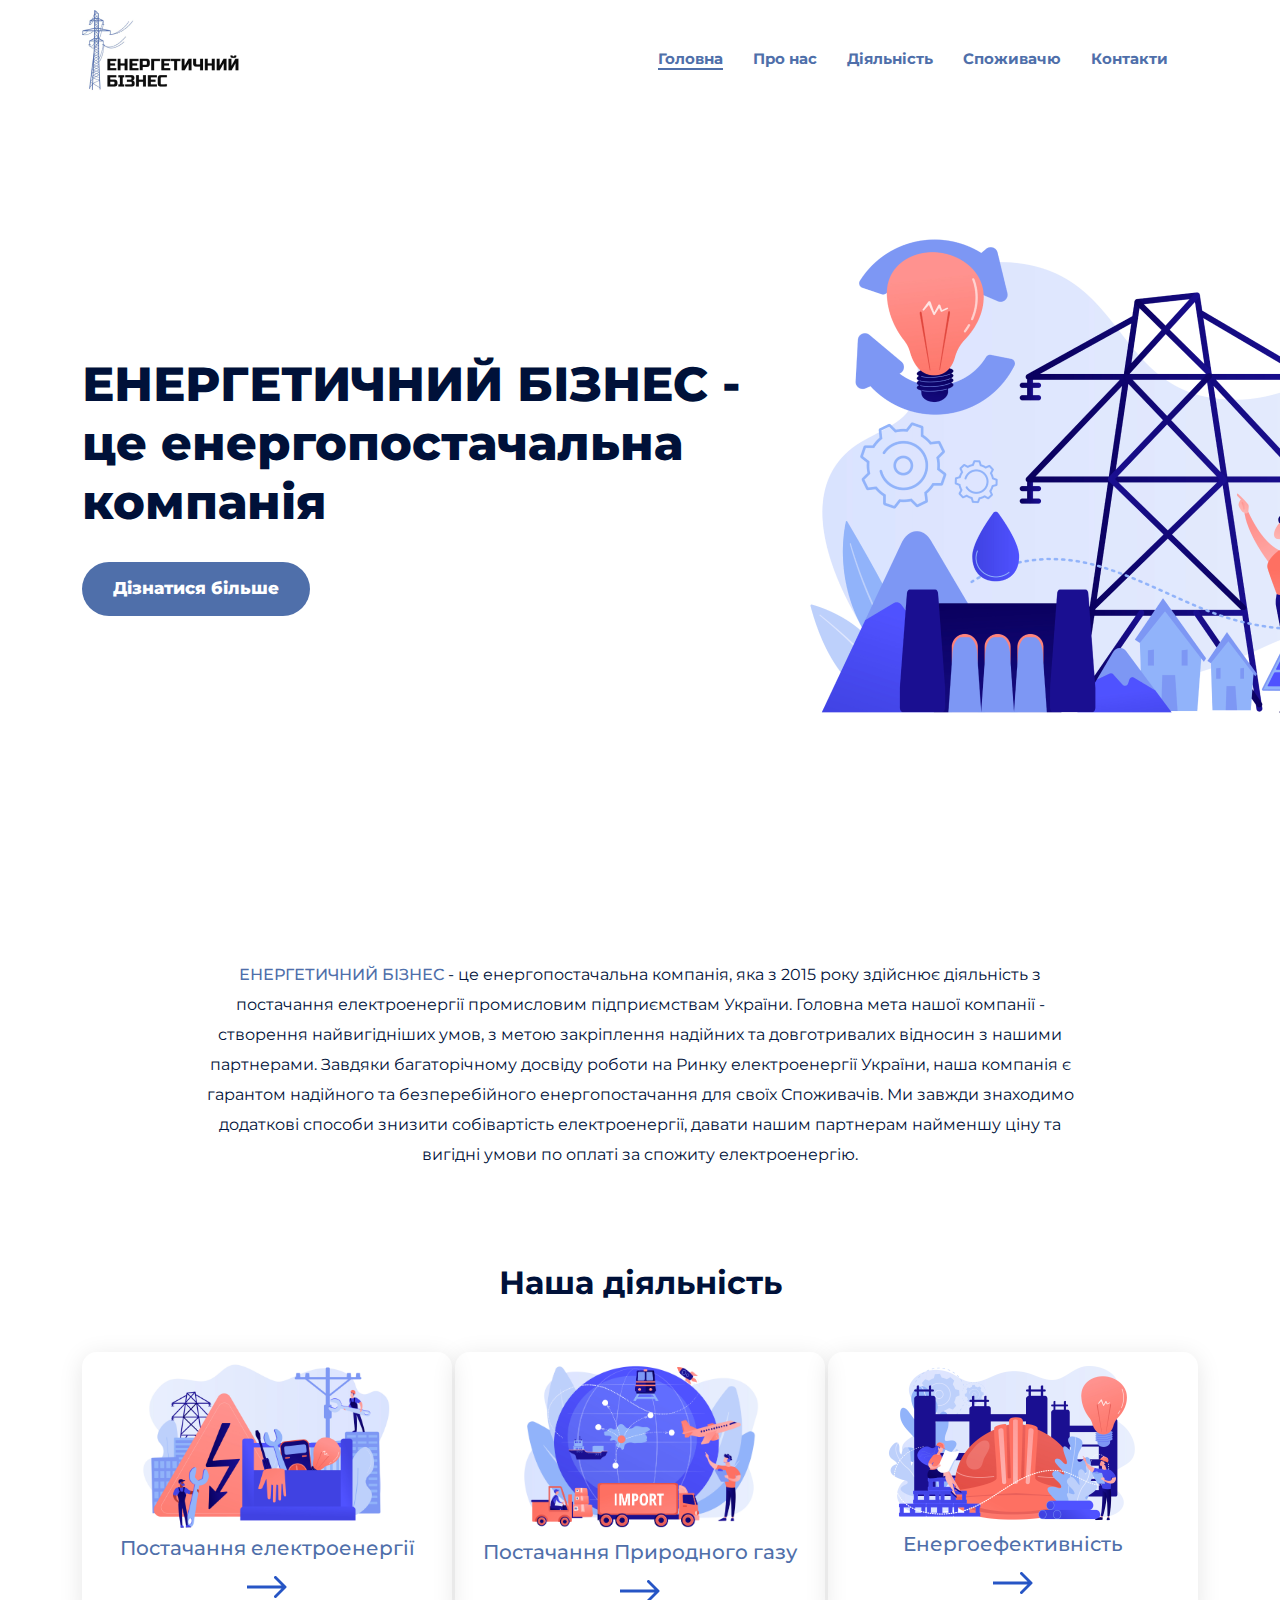
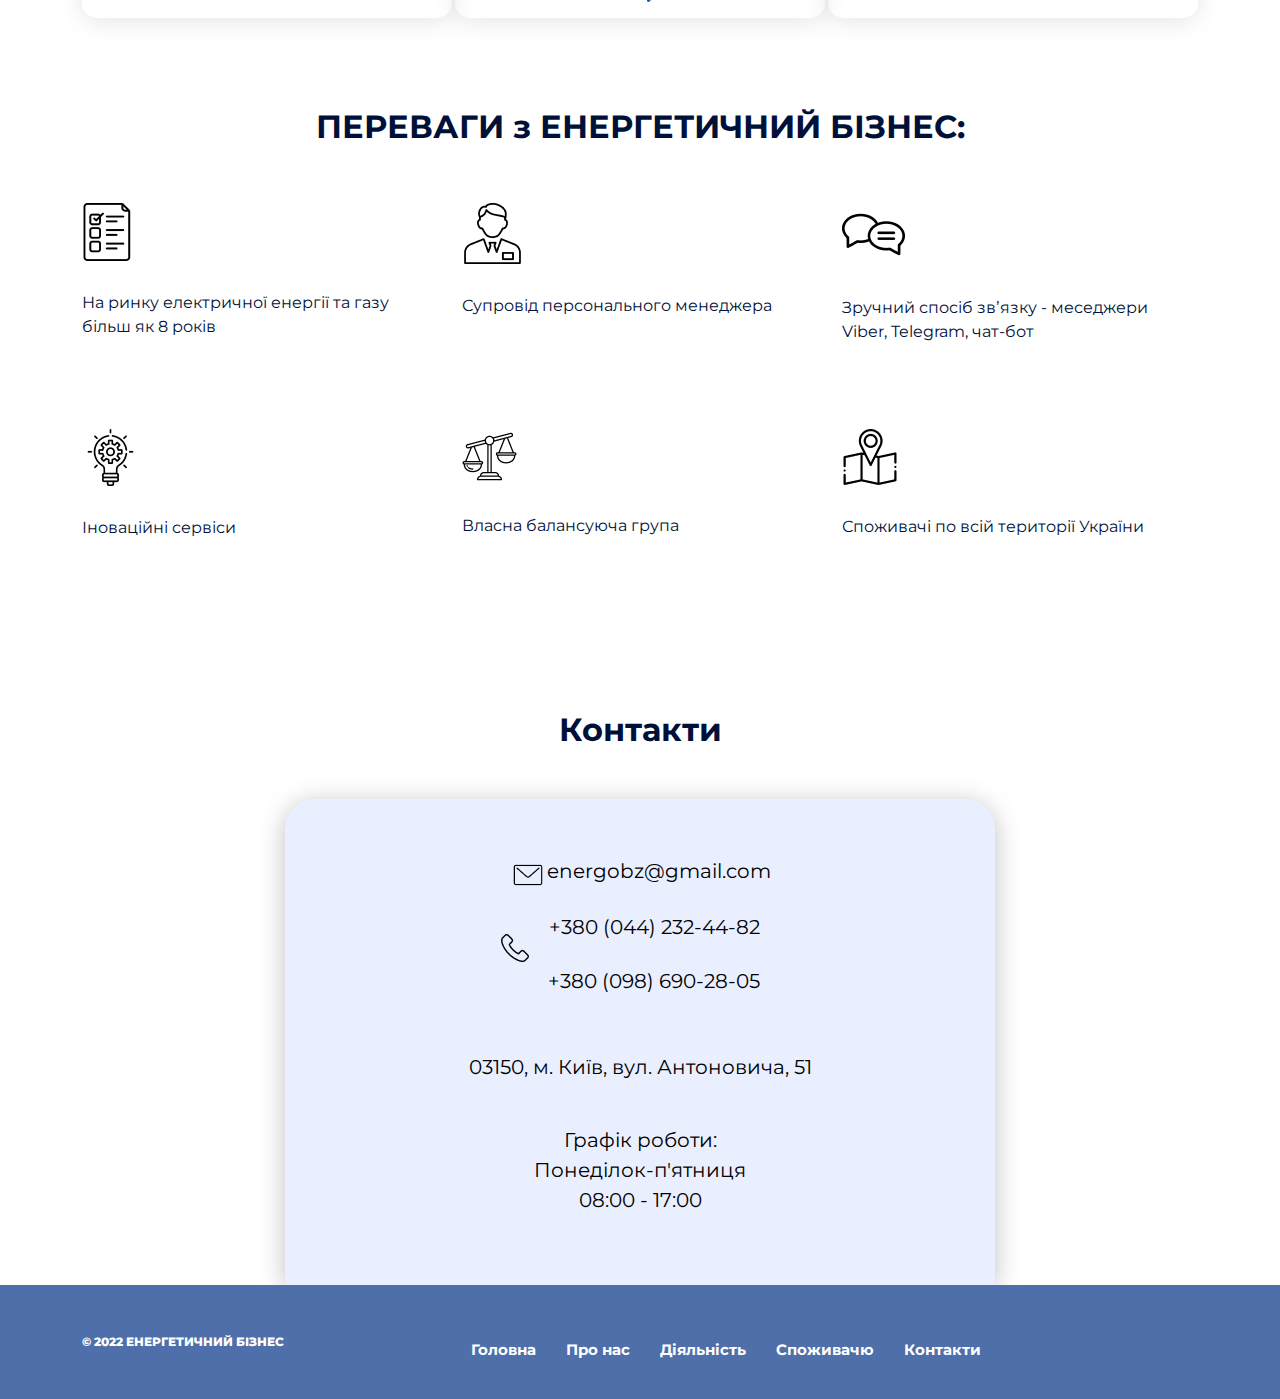
<file: index.html>
<!DOCTYPE html>
<html lang="ua">
  <head>
    <meta charset="UTF-8">
    <meta http-equiv="X-UA-Compatible" content="IE=edge">
    <meta name="viewport" content="width=device-width, initial-scale=1.0">
    <title>ЕНЕРГЕТИЧНИЙ БІЗНЕС</title>
    <link rel="preconnect" href="https://fonts.googleapis.com">
    <link rel="preconnect" href="https://fonts.gstatic.com" crossorigin>
    <link href="https://fonts.googleapis.com/css2?family=Montserrat:wght@400;500;600;700;800&display=swap" rel="stylesheet">

    <link rel="stylesheet" href="css/bootstrap.min.css">
    <link rel="stylesheet" href="css/afteranimate.css">
    <link rel="stylesheet" href="css/animate.css">
    <link rel="stylesheet" href="css/main.css">
</head>
<body>
  <!--header-->
  <header class="header" id="header">
      <div class="container">
        <div class="d-flex align-items-center justify-content-between">
            <a href="#" class="logo animated fadeInDown">
              <img src="img/logo.png" alt="">
            </a>
  
  
          <!--menu-->
  
  
          <ul class="menu d-none d-lg-flex align-items-center">
            <li class="menu__item">
              <a href="#home" class="menu__item_link menu__active">
                Головна
              </a>
            </li>
            <li class="menu__item">
              <a href="about.html" class="menu__item_link">
                Про нас
              </a>
            </li>
            <li class="dropdown menu__item_link">
              <a href="#activity" class="dropbtn menu__item_link">Діяльність</a>
              <div class="dropdown-content">
                <a href="energy.html">Постачання електроенергії</a>
                <a href="gas.html">Постачання Природного газу</a>
                <a href="energyefficiency.html">Енергоефективність</a>
              </div>
            </li>
            <li class="menu__item">
              <a href="consumer.html" class="menu__item_link">
                Споживачю
              </a>
            </li>
            <li class="menu__item">
              <a href="contacts.html" class="menu__item_link">
                Контакти
              </a>
            </li>
          </ul>
  
          <div class="burger animated fadeInRight">
            <ul class="menu_burger">
              <li class="menu__item_burger">
                <a href="#home" class="menu__item_link_burger">
                  Головна
                </a>
              </li>
              <li class="menu__item_burger">
                <a href="index.html" class="menu__item_link_burger">
                  Про нас
                </a>
              </li>
              <li class="menu__item_burger">
                <a href="#activity" class="menu__item_link_burger">
                  Діяльність
                </a>
              </li>
                

              <li class="menu__item_burger">
                <a class="menu__item_dropdown" href="energy.html">
                  Постачання електроенергії
                </a>
              </li>
              <li class="menu__item_burger">
                <a class="menu__item_dropdown" href="gas.html">Постачання Природного газу</a>
              </li>
              <li class="menu__item_burger">
                <a class="menu__item_dropdown" href="energyefficiency.html">Енергоефективність</a>
              </li>

              <li class="menu__item_burger">
                <a href="consumer.html" class="menu__item_link_burger">
                  Споживачю
                </a>
              </li>
              <li class="menu__item_burger">
                <a href="contacts.html" class="menu__item_link_burger">
                  Контакти
                </a>
              </li>
            </ul>
          </div>
          <button class="burger-btn" type="button">
            <span></span>
          </button>
        </div>
      </div>
  </header>
  <!--header-->
<section class="home-header">
    <div class="container">
      <div class="d-flex cont align-items-center">
        <div class="wrap">
          <h2 class="wrap__title">
            ЕНЕРГЕТИЧНИЙ БІЗНЕС - це енергопостачальна компанія
          </h2>
          <a href="#info" class="butn wrap__btn animated fadeInDown">
            Дізнатися більше
          </a>
        </div>
        <img class="home-img" src="img/home-header.png" alt="">
      </div>
    </div>
</section>
<section id="info">
  <div class="container">
    <p class="energy-business">
      <span class="energy-business_color">ЕНЕРГЕТИЧНИЙ БІЗНЕС</span> - це енергопостачальна компанія, яка з 2015 року здійснює діяльність з постачання електроенергії промисловим підприємствам України.
      Головна мета нашої компанії - створення найвигідніших умов, з метою закріплення надійних та довготривалих відносин з нашими партнерами.
      Завдяки багаторічному досвіду роботи на Ринку електроенергії України, наша компанія є гарантом надійного та безперебійного енергопостачання для своїх Споживачів.
      Ми завжди знаходимо додаткові способи знизити собівартість електроенергії, давати нашим партнерам найменшу ціну та вигідні умови по оплаті за спожиту електроенергію.
    </p>
    <h2 class="energy-title title" id="activity">
      Наша діяльність
    </h2>
    <div class="cart d-flex justify-content-between">
      <a href="energy.html" class="cart__item">
        <img class="cart__item_img" src="img/providenergy.png" alt="">
        <h3 class="cart__title">
          Постачання електроенергії
        </h3>
        <img class="cart__item_arrow" src="img/Arrow.png" alt="">
      </a>
      <a href="gas.html" class="cart__item">
        <img class="cart__item_img" src="img/providegas.png" alt="">
        <h3 class="cart__title">
          Постачання Природного газу
        </h3>
        <img class="cart__item_arrow" src="img/Arrow.png" alt="">
      </a>
      <a href="energyefficiency.html" class="cart__item">
        <img class="cart__item_img" src="img/efectenergy.png" alt="">
        <h3 class="cart__title">
          Енергоефективність
        </h3>
        <img class="cart__item_arrow" src="img/Arrow.png" alt="">
      </a>
    </div>
  </div>
</section>
<section class="benefits">
  <div class="container">
    <h2 class="benefits__title title">
      ПЕРЕВАГИ з ЕНЕРГЕТИЧНИЙ БІЗНЕС:
    </h2>
    <div class="row row-top">
      <div class="col-lg-4 col-md-6">
        <img class="benefits__img" src="img/todolist.png" alt="">
        <p class="benefits__text">
          На ринку електричної енергії та газу більш як  8 років
        </p>
      </div>
      <div class="col-lg-4 col-md-6">
        <img class="benefits__img" src="img/men.png" alt="">
        <p class="benefits__text">
          Супровід персонального менеджера
        </p>
      </div>
      <div class="col-lg-4 col-md-6">
        <img class="benefits__img" src="img/mesege.png" alt="">
        <p class="benefits__text">
          Зручний спосіб звʼязку - меседжери Viber, Telegram, чат-бот
        </p>
      </div>
      <div class="col-lg-4 col-md-6">
        <img class="benefits__img" src="img/service.png" alt="">
        <p class="benefits__text">
          Іноваційні сервіси
        </p>
      </div>
      <div class="col-lg-4 col-md-6">
        <img class="benefits__img" src="img/balance.png" alt="">
        <p class="benefits__text">
          Власна балансуюча група
        </p>
      </div>
      <div class="col-lg-4 col-md-6">
        <img class="benefits__img" src="img/map.png" alt="">
        <p class="benefits__text">
          Споживачі по всій території України
        </p>
      </div>
    </div>
  </div>
</section>
<section class="contacts" id="contact">
  <div class="container">
    <h2 class="title">
      Контакти
    </h2>
    <div class="contact">
      <div class="d-flex justify-content-center">
        <img src="img/mail.png" alt="">
        <a class="mail" href="mailto:energobz@gmail.com">energobz@gmail.com</a>
      </div>
      <div class="d-flex justify-content-center align-items-center">
        <img src="img/phone.png" alt="">
        <div class="telephones">
          <a class="tel" href="tel:380442324482">+380 (044) 232-44-82</a>
          <a class="tel" href="tel:380986902805">+380 (098) 690-28-05</a>
        </div>
      </div>
      <p class="adress">
        03150, м. Київ, вул. Антоновича, 51
      </p>
      <p class="time">
        Графік роботи: Понеділок-п'ятниця 08:00 - 17:00
      </p>
    </div>
  </div>
</section>
<footer class="footer">
  <div class="container">
    <div class="d-flex align-items-center">
      <a href="" class="footer__logo">© 2022 ЕНЕРГЕТИЧНИЙ БІЗНЕС</a>
      <ul class="footer__menu d-flex align-items-center">
        <li class="menu__item_footer">
          <a href="index.html" class="">
            Головна
          </a>
        </li>
        <li class="menu__item_footer">
          <a href="about.html" class="">
            Про нас
          </a>
        </li>
        <li class="menu__item_footer">
          <a href="index.html#activity" class="">Діяльність</a>
        </li>
        <li class="menu__item_footer">
          <a href="consumer.html" class="">
            Споживачю
          </a>
        </li>
        <li class="menu__item_footer">
          <a href="contacts.html" class="">
            Контакти
          </a>
        </li>
      </ul>
    </div>
  </div>
</footer>
  <script src="js/jquery-3.6.0.min.js">
  </script>
  <script src="js/main.js">
  </script>
  <script src="js/bootstrap.min.js">
  </script>
</body>
</html>
</file>
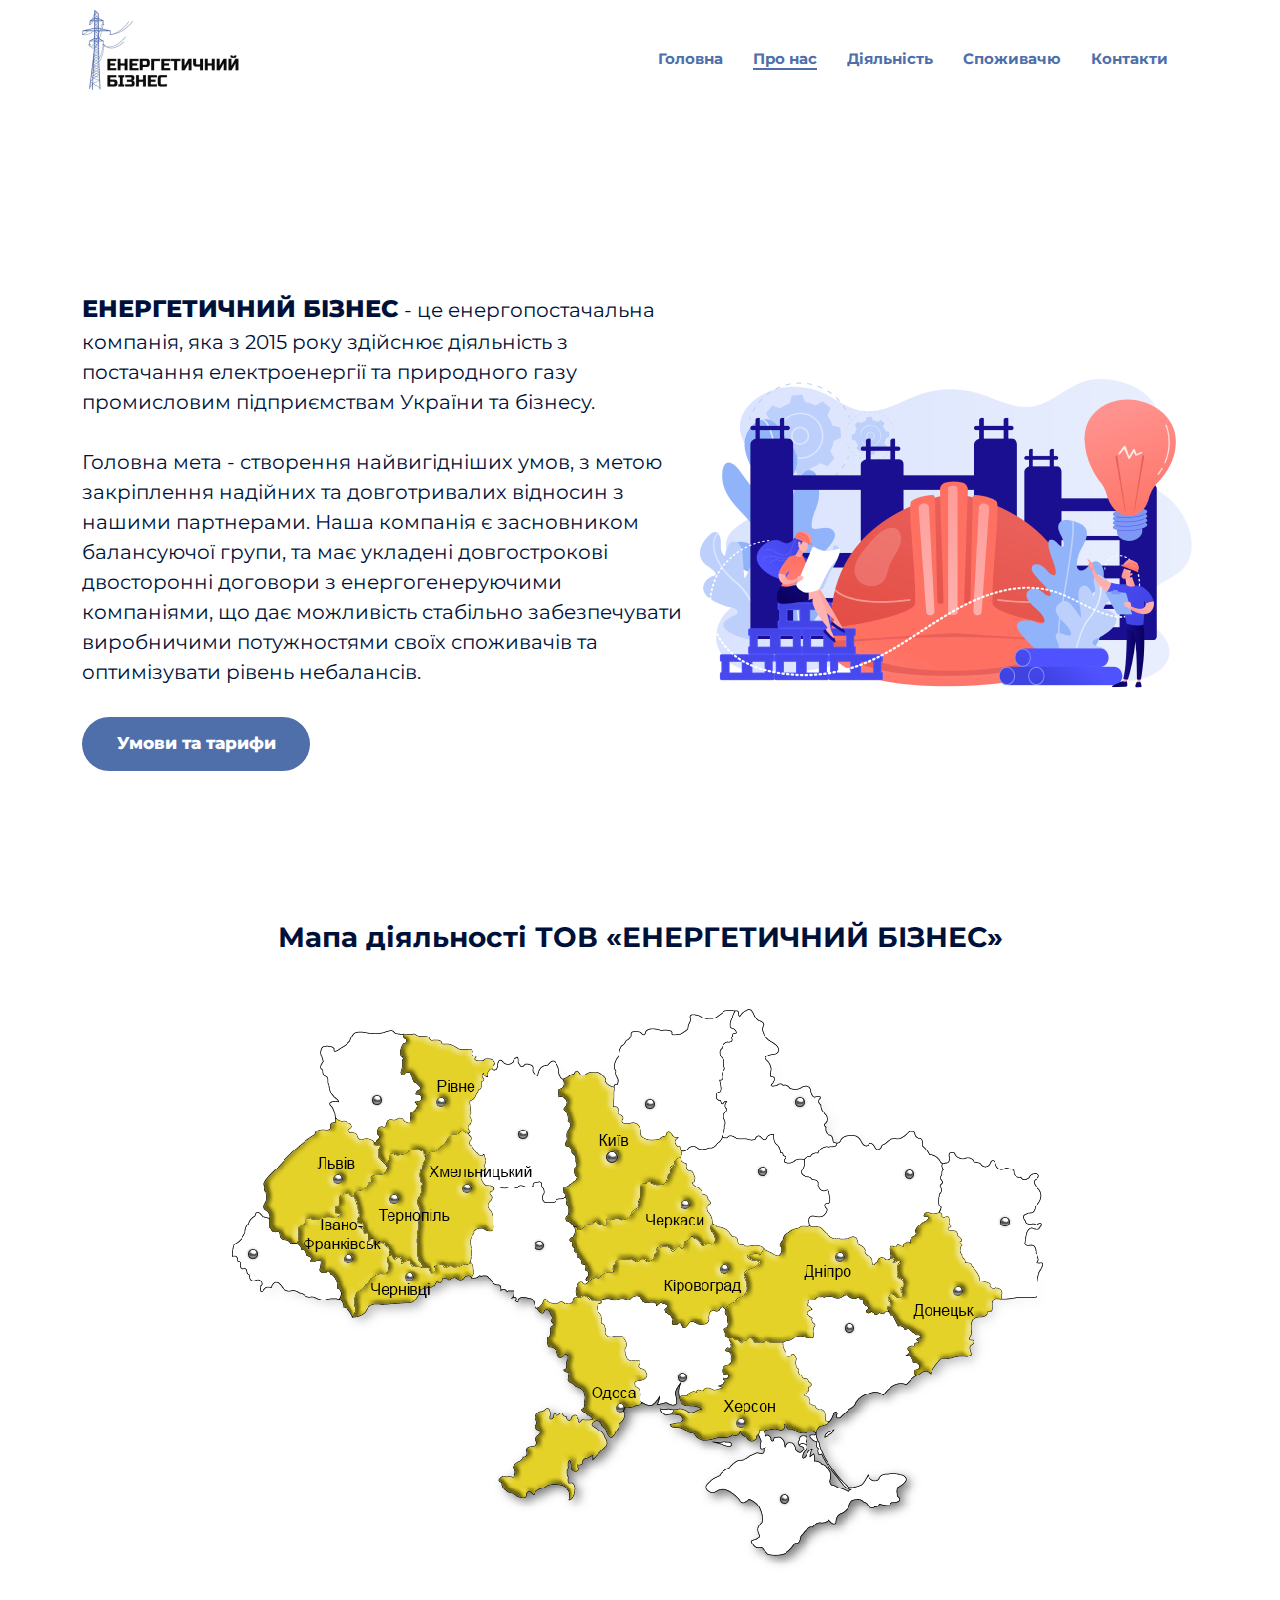
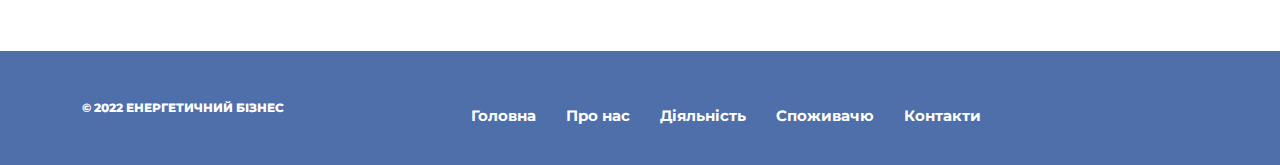
<file: about.html>
<!DOCTYPE html>
<html lang="ua">
  <head>
    <meta charset="UTF-8">
    <meta http-equiv="X-UA-Compatible" content="IE=edge">
    <meta name="viewport" content="width=device-width, initial-scale=1.0">
    <title>ЕНЕРГЕТИЧНИЙ БІЗНЕС</title>
    <link rel="preconnect" href="https://fonts.googleapis.com">
    <link rel="preconnect" href="https://fonts.gstatic.com" crossorigin>
    <link href="https://fonts.googleapis.com/css2?family=Montserrat:wght@400;500;600;700;800&display=swap" rel="stylesheet">

    <link rel="stylesheet" href="css/bootstrap.min.css">
    <link rel="stylesheet" href="css/afteranimate.css">
    <link rel="stylesheet" href="css/animate.css">
    <link rel="stylesheet" href="css/main.css">
</head>
<body>
  <!--header-->
  <header class="header" id="header">
      <div class="container">
        <div class="d-flex align-items-center justify-content-between">
            <a href="#" class="logo animated fadeInDown">
              <img src="img/logo.png" alt="">
            </a>
  
  
          <!--menu-->
  
  
          <ul class="menu d-none d-lg-flex align-items-center">
            <li class="menu__item">
              <a href="index.html" class="menu__item_link">
                Головна
              </a>
            </li>
            <li class="menu__item">
              <a href="about.html" class="menu__item_link menu__active">
                Про нас
              </a>
            </li>
            <li class="dropdown menu__item_link">
              <a href="index.html#activity" class="dropbtn menu__item_link">Діяльність</a>
              <div class="dropdown-content">
                <a href="energy.html">Постачання електроенергії</a>
                <a href="gas.html">Постачання Природного газу</a>
                <a href="energyefficiency.html">Енергоефективність</a>
              </div>
            </li> 
            <li class="menu__item">
              <a href="consumer.html" class="menu__item_link">
                Споживачю
              </a>
            </li>
            <li class="menu__item">
              <a href="contacts.html" class="menu__item_link">
                Контакти
              </a>
            </li>
          </ul>
  
          <div class="burger animated fadeInRight">
            <ul class="menu_burger">
              <li class="menu__item_burger">
                <a href="index.html" class="menu__item_link_burger">
                  Головна
                </a>
              </li>
              <li class="menu__item_burger">
                <a href="about.html" class="menu__item_link_burger">
                  Про нас
                </a>
              </li>
              <li class="menu__item_burger">
                <a href="index.html#activity" class="menu__item_link_burger">
                  Діяльність
                </a>
              </li>
                

              <li class="menu__item_burger">
                <a class="menu__item_dropdown" href="energy.html">
                  Постачання електроенергії
                </a>
              </li>
              <li class="menu__item_burger">
                <a class="menu__item_dropdown" href="gas.html">Постачання Природного газу</a>
              </li>
              <li class="menu__item_burger">
                <a class="menu__item_dropdown" href="energyefficiency.html">Енергоефективність</a>
              </li>

              <li class="menu__item_burger">
                <a href="consumer.html" class="menu__item_link_burger">
                  Споживачю
                </a>
              </li>
              <li class="menu__item_burger">
                <a href="contacts.html" class="menu__item_link_burger">
                  Контакти
                </a>
              </li>
            </ul>
          </div>
          <button class="burger-btn" type="button">
            <span></span>
          </button>
        </div>
      </div>
  </header>
  <!--header-->
<section class="section-about">
    <div class="container">
        <div class="offer justify-content-between d-lg-flex align-items-center">
            <div class="">
                <p class="offer__text">
                    <span class="offer__text_color">ЕНЕРГЕТИЧНИЙ БІЗНЕС</span> - це енергопостачальна компанія, яка з 2015 року здійснює діяльність з постачання електроенергії та природного газу промисловим підприємствам України та бізнесу. <br><br> Головна мета - створення найвигідніших умов, з метою закріплення надійних та довготривалих відносин з нашими партнерами.
                    Наша компанія є засновником балансуючої групи, та має укладені довгострокові двосторонні договори з енергогенеруючими компаніями, що дає можливість стабільно забезпечувати виробничими потужностями своїх споживачів та оптимізувати рівень небалансів.
    
                </p>
                <a href="conditions.html" class="butn map__btn">Умови та тарифи</a>
            </div>
            <img class="offer__img" src="img/efectenergy.png" alt="">
        </div>
    </div>
</section>
<section class="maps">
    <div class="container">
        <div class="map">
            <h2 class="map__title title">
                Мапа діяльності ТОВ «ЕНЕРГЕТИЧНИЙ БІЗНЕС»
            </h2>
            <img class="map__img" src="img/ukraine.png" alt="">
        </div>
    </div>
</section>
<footer class="footer">
  <div class="container">
    <div class="d-flex align-items-center">
      <a href="" class="footer__logo">© 2022 ЕНЕРГЕТИЧНИЙ БІЗНЕС</a>
      <ul class="footer__menu d-flex align-items-center">
        <li class="menu__item_footer">
          <a href="index.html" class="">
            Головна
          </a>
        </li>
        <li class="menu__item_footer">
          <a href="about.html" class="">
            Про нас
          </a>
        </li>
        <li class="menu__item_footer">
          <a href="index.html#activity" class="">Діяльність</a>
        </li>
        <li class="menu__item_footer">
          <a href="consumer.html" class="">
            Споживачю
          </a>
        </li>
        <li class="menu__item_footer">
          <a href="contacts.html" class="">
            Контакти
          </a>
        </li>
      </ul>
    </div>
  </div>
</footer>
  <script src="js/jquery-3.6.0.min.js">
  </script>
  <script src="js/main.js">
  </script>
  <script src="js/bootstrap.min.js">
  </script>
</body>
</html>
</file>
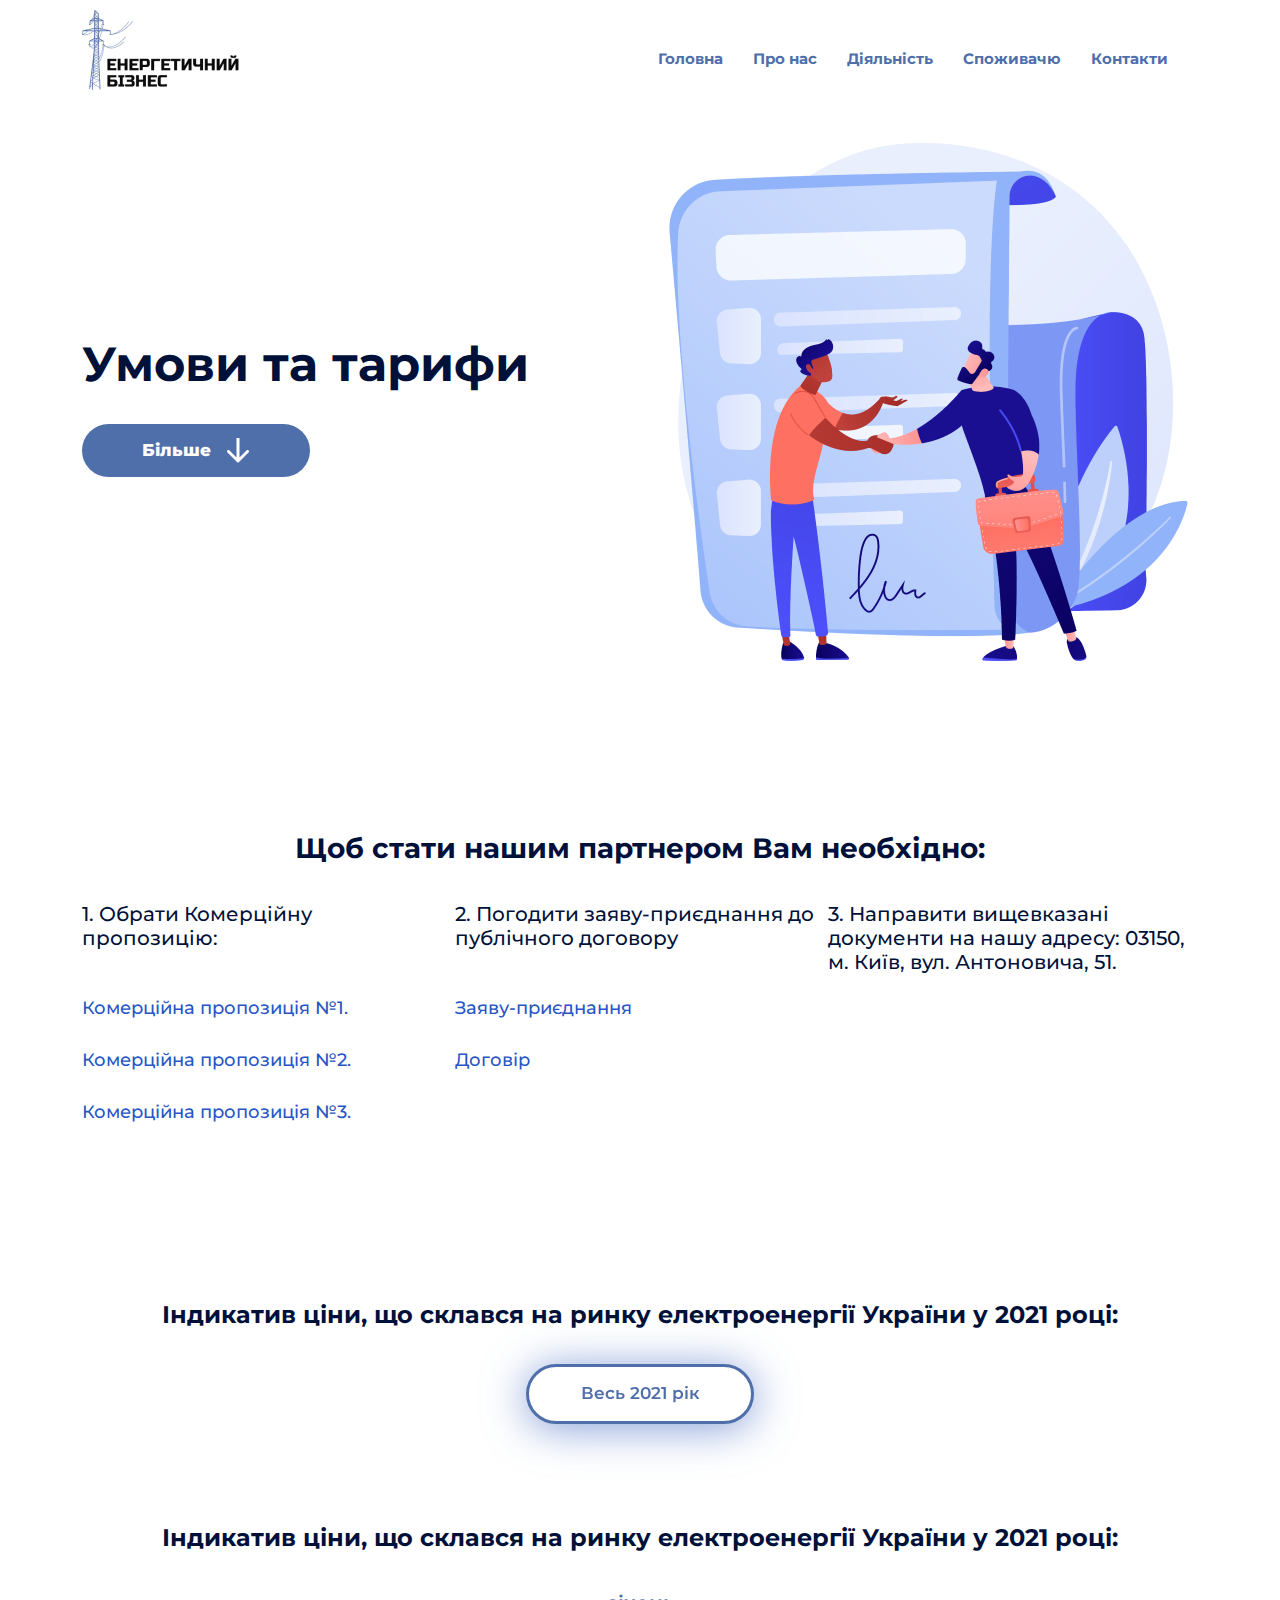
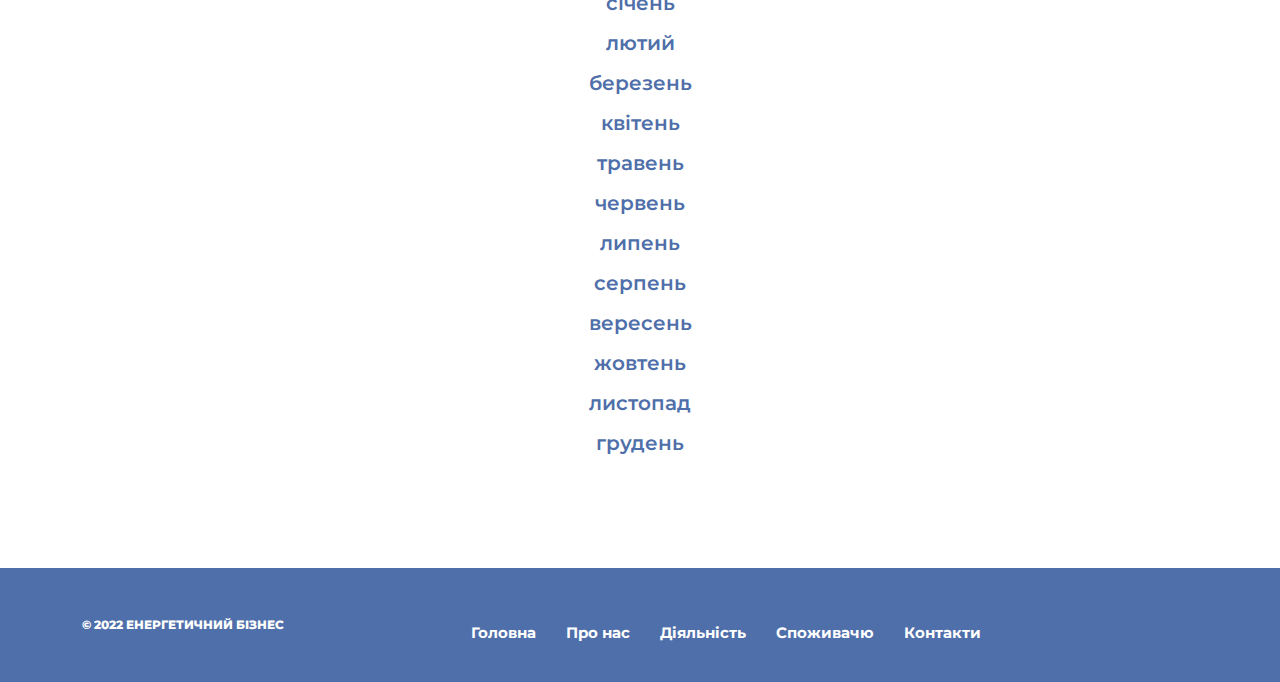
<file: conditions.html>
<!DOCTYPE html>
<html lang="ua">
  <head> 
    <meta charset="UTF-8">
    <meta http-equiv="X-UA-Compatible" content="IE=edge">
    <meta name="viewport" content="width=device-width, initial-scale=1.0">
    <title>ЕНЕРГЕТИЧНИЙ БІЗНЕС</title>
    <link rel="preconnect" href="https://fonts.googleapis.com">
    <link rel="preconnect" href="https://fonts.gstatic.com" crossorigin>
    <link href="https://fonts.googleapis.com/css2?family=Montserrat:wght@400;500;600;700;800&display=swap" rel="stylesheet">

    <link rel="stylesheet" href="css/bootstrap.min.css">
    <link rel="stylesheet" href="css/afteranimate.css">
    <link rel="stylesheet" href="css/animate.css">
    <link rel="stylesheet" href="css/main.css">
</head>
<body>
  <!--header-->
  <header class="header" id="header">
      <div class="container">
        <div class="d-flex align-items-center justify-content-between">
            <a href="#" class="logo animated fadeInDown">
              <img src="img/logo.png" alt="">
            </a>
  
  
          <!--menu-->
  
  
          <ul class="menu d-none d-lg-flex align-items-center">
            <li class="menu__item">
              <a href="index.html" class="menu__item_link">
                Головна
              </a>
            </li>
            <li class="menu__item">
              <a href="about.html" class="menu__item_link">
                Про нас
              </a>
            </li>
            <li class="dropdown menu__item_link">
              <a href="index.html#activity" class="dropbtn menu__item_link">Діяльність</a>
              <div class="dropdown-content">
                <a href="energy.html">Постачання електроенергії</a>
                <a href="gas.html">Постачання Природного газу</a>
                <a href="energyefficiency.html">Енергоефективність</a>
              </div>
            </li>
            <li class="menu__item">
              <a href="consumer.html" class="menu__item_link">
                Споживачю
              </a>
            </li>
            <li class="menu__item">
              <a href="contacts.html" class="menu__item_link">
                Контакти
              </a>
            </li>
          </ul>
  
          <div class="burger animated fadeInRight">
            <ul class="menu_burger">
              <li class="menu__item_burger">
                <a href="index.html" class="menu__item_link_burger">
                  Головна
                </a>
              </li>
              <li class="menu__item_burger">
                <a href="about.html" class="menu__item_link_burger">
                  Про нас
                </a>
              </li>
              <li class="menu__item_burger">
                <a href="index.html#activity" class="menu__item_link_burger">
                  Діяльність
                </a>
              </li>
                

              <li class="menu__item_burger">
                <a class="menu__item_dropdown" href="energy.html">
                  Постачання електроенергії
                </a>
              </li>
              <li class="menu__item_burger">
                <a class="menu__item_dropdown" href="gas.html">Постачання Природного газу</a>
              </li>
              <li class="menu__item_burger">
                <a class="menu__item_dropdown" href="energyefficiency.html">Енергоефективність</a>
              </li>

              <li class="menu__item_burger">
                <a href="consumer.html" class="menu__item_link_burger">
                  Споживачю
                </a>
              </li>
              <li class="menu__item_burger">
                <a href="contacts.html" class="menu__item_link_burger">
                  Контакти
                </a>
              </li>
            </ul>
          </div>
          <button class="burger-btn" type="button">
            <span></span>
          </button>
        </div>
      </div>
  </header>
  <!--header-->
<section class="conditions">
    <div class="container">
        <div class="condition d-lg-flex align-items-center justify-content-between">
            <div class="condition__wrapper">
                <h1 class="condition__title title">
                    Умови та тарифи
                </h1>
                <a href="#partners" class="butn justify-content-center condition__btn d-flex">Більше <img src="img/Arrowbtn.png" alt=""></a> 
            </div>
            <img class="condition__img" src="img/contract.png" alt="">
        </div>
    </div>
</section>
<section id="partners">
    <div class="container">
        <h2 class="partners__title title">
            Щоб стати нашим партнером Вам необхідно:
        </h2>
        <div class="partner d-flex justify-content-between">
            <div class="partner__item">
                <h4 class="partner__title">
                    1. Обрати Комерційну пропозицію:
                </h4>
                <div class="partner__offer">
                  <a class="partner__link" target="blank" href="img/Комерційна_пропозиція_1.pdf">
                    Комерційна пропозиція №1.
                  </a>
                  <a class="partner__link" target="blank" href="img/Комерційна_пропозиція_2.pdf">
                    Комерційна пропозиція №2.
                  </a>
                  <a class="partner__link" target="blank" href="img/Комерційна_пропозиція_3.pdf">
                    Комерційна пропозиція №3.
                  </a>
                </div>
            </div>
            <div class="partner__item">
              <h4 class="partner__title">
                2. Погодити заяву-приєднання до публічного договору
              </h4>
              <div class="partner__offer">
                <a class="partner__link partner__link_join" href="img/Додаток_1_Заява-приєднання.doc">
                  Заяву-приєднання
                </a>
                <a class="partner__link partner__link_join" target="blank" href="img/Публічний_Договір_постачання.pdf">
                  Договір
                </a>
              </div>
          </div>
          <div class="partner__item">
            <h4 class="partner__title">
              3. Направити вищевказані документи на нашу адресу: 03150, м. Київ, вул. Антоновича, 51.
            </h4>
          </div>
        </div>
    </div>
</section>

<section class="ind-year">
  <div class="container">
    <h3 class="year-title title">
      Індикатив ціни, що склався на ринку електроенергії України у 2021 році:
    </h3>
    <a href="https://www.oree.com.ua/index.php/web/10362" class="btn-ghost butn">
      Весь  2021 рік
    </a>
  </div>
</section>
<section class="last">
  <div class="container">
    <h3 class="year-title title">
      Індикатив ціни, що склався на ринку електроенергії України у 2021 році:
    </h3>
    <div class="price-month">
      <a class="price-month__link" href="https://www.oree.com.ua/index.php/web/10368">
        січень
      </a>
      <a class="price-month__link" href="https://www.oree.com.ua/index.php/web/10383">
        лютий
      </a>
      <a class="price-month__link" href="https://www.oree.com.ua/index.php/web/10390">
        березень
      </a>
      <a class="price-month__link" href="https://www.oree.com.ua/index.php/web/10402">
        квітень
      </a>
      <a class="price-month__link" href="https://www.oree.com.ua/index.php/web/10415">
        травень
      </a>
      <a class="price-month__link" href="https://www.oree.com.ua/index.php/web/10423">
        червень
      </a>
      <a class="price-month__link" href="https://www.oree.com.ua/index.php/web/10432">
        липень 
      </a>
      <a class="price-month__link" href="https://www.oree.com.ua/index.php/web/10443">
        серпень
      </a>
      <a class="price-month__link" href="https://www.oree.com.ua/index.php/web/10472">
        вересень
      </a>
      <a class="price-month__link" href="https://www.oree.com.ua/index.php/web/10492">
        жовтень
      </a>
      <a class="price-month__link" href="https://www.oree.com.ua/index.php/web/10505">
        листопад
      </a>
      <a class="price-month__link" href="">
        грудень
      </a>
    </div>
  </div>
</section>
<footer class="footer">
  <div class="container">
    <div class="d-flex align-items-center">
      <a href="" class="footer__logo">© 2022 ЕНЕРГЕТИЧНИЙ БІЗНЕС</a>
      <ul class="footer__menu d-flex align-items-center">
        <li class="menu__item_footer">
          <a href="index.html" class="">
            Головна
          </a>
        </li>
        <li class="menu__item_footer">
          <a href="about.html" class="">
            Про нас
          </a>
        </li>
        <li class="menu__item_footer">
          <a href="index.html#activity" class="">Діяльність</a>
        </li>
        <li class="menu__item_footer">
          <a href="consumer.html" class="">
            Споживачю
          </a>
        </li>
        <li class="menu__item_footer">
          <a href="contacts.html" class="">
            Контакти
          </a>
        </li>
      </ul>
    </div>
  </div>
</footer>
  <script src="js/jquery-3.6.0.min.js">
  </script>
  <script src="js/main.js">
  </script>
  <script src="js/bootstrap.min.js">
  </script>
</body>
</html>
</file>
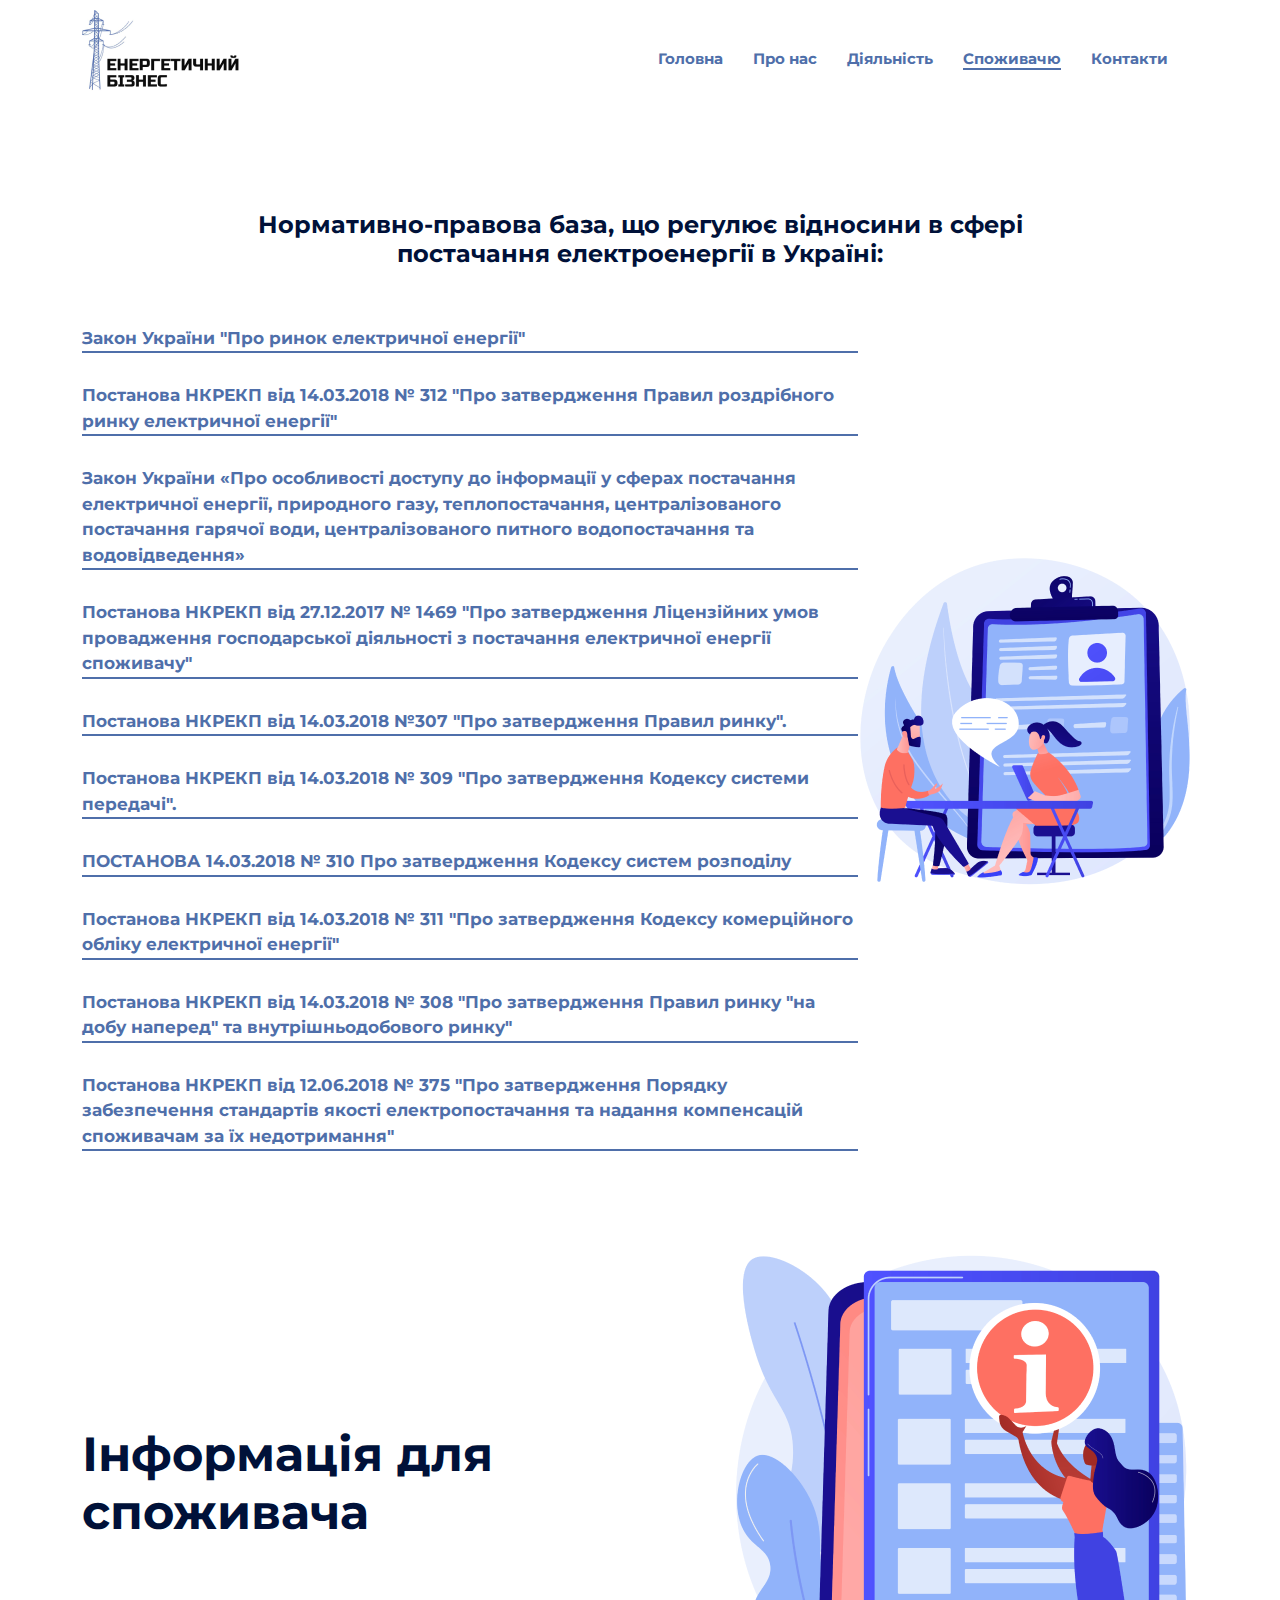
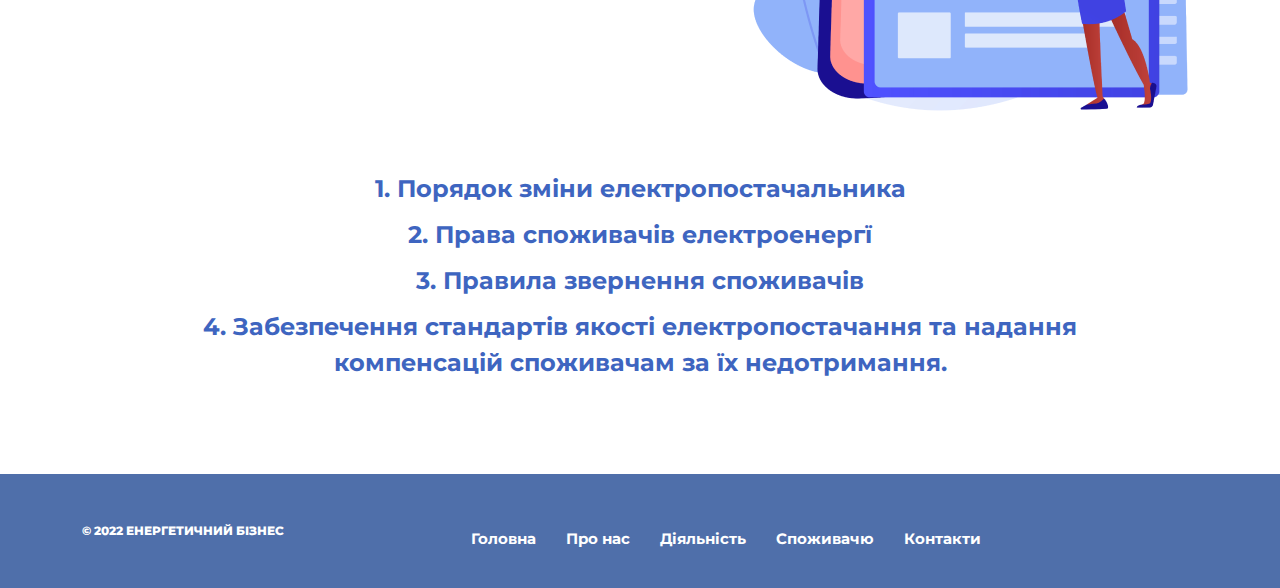
<file: consumer.html>
<!DOCTYPE html>
<html lang="ua">
  <head> 
    <meta charset="UTF-8">
    <meta http-equiv="X-UA-Compatible" content="IE=edge">
    <meta name="viewport" content="width=device-width, initial-scale=1.0">
    <title>ЕНЕРГЕТИЧНИЙ БІЗНЕС</title>
    <link rel="preconnect" href="https://fonts.googleapis.com">
    <link rel="preconnect" href="https://fonts.gstatic.com" crossorigin>
    <link href="https://fonts.googleapis.com/css2?family=Montserrat:wght@400;500;600;700;800&display=swap" rel="stylesheet">

    <link rel="stylesheet" href="css/bootstrap.min.css">
    <link rel="stylesheet" href="css/afteranimate.css">
    <link rel="stylesheet" href="css/animate.css">
    <link rel="stylesheet" href="css/main.css">
</head>
<body>
  <!--header-->
  <header class="header" id="header">
      <div class="container">
        <div class="d-flex align-items-center justify-content-between">
            <a href="#" class="logo animated fadeInDown">
              <img src="img/logo.png" alt="">
            </a>
  
  
          <!--menu-->
  
  
          <ul class="menu d-none d-lg-flex align-items-center">
            <li class="menu__item">
              <a href="index.html" class="menu__item_link">
                Головна
              </a>
            </li>
            <li class="menu__item">
              <a href="about.html" class="menu__item_link">
                Про нас
              </a>
            </li>
            <li class="dropdown menu__item_link">
              <a href="index.html#activity" class="dropbtn menu__item_link">Діяльність</a>
              <div class="dropdown-content">
                <a href="energy.html">Постачання електроенергії</a>
                <a href="gas.html">Постачання Природного газу</a>
                <a href="energyefficiency.html">Енергоефективність</a>
              </div>
            </li>
            <li class="menu__item">
              <a href="consumer.html" class="menu__item_link menu__active">
                Споживачю
              </a>
            </li>
            <li class="menu__item">
              <a href="contacts.html" class="menu__item_link">
                Контакти
              </a>
            </li>
          </ul>
  
          <div class="burger animated fadeInRight">
            <ul class="menu_burger">
              <li class="menu__item_burger">
                <a href="index.html" class="menu__item_link_burger">
                  Головна
                </a>
              </li>
              <li class="menu__item_burger">
                <a href="about.html" class="menu__item_link_burger">
                  Про нас
                </a>
              </li>
              <li class="menu__item_burger">
                <a href="index.html#activity" class="menu__item_link_burger">
                  Діяльність
                </a>
              </li>
                

              <li class="menu__item_burger">
                <a class="menu__item_dropdown" href="energy.html">
                  Постачання електроенергії
                </a>
              </li>
              <li class="menu__item_burger">
                <a class="menu__item_dropdown" href="gas.html">Постачання Природного газу</a>
              </li>
              <li class="menu__item_burger">
                <a class="menu__item_dropdown" href="energyefficiency.html">Енергоефективність</a>
              </li>

              <li class="menu__item_burger">
                <a href="consumer.html" class="menu__item_link_burger">
                  Споживачю
                </a>
              </li>
              <li class="menu__item_burger">
                <a href="contacts.html" class="menu__item_link_burger">
                  Контакти
                </a> 
              </li>
            </ul>
          </div>
          <button class="burger-btn" type="button">
            <span></span>
          </button>
        </div>
      </div>
  </header>
  <!--header-->
<section class="regulatory-framework">
    <div class="container">
        <h3 class="framework__title title">
            Нормативно-правова база, що регулює відносини в сфері постачання електроенергії в Україні:
        </h3>
        <div class="d-flex framework-offer align-items-center">
            <ul class="govern">
                <li class="govern__item">
                    <a target="blank" href="https://zakon.rada.gov.ua/laws/show/2019-19#Text" class="govern__link">
                      Закон України "Про ринок електричної енергії"
                    </a>
                </li>
                <li class="govern__item">
                    <a target="blank" href="https://zakon.rada.gov.ua/laws/show/v0312874-18#Text" class="govern__link">
                      Постанова НКРЕКП від 14.03.2018 № 312 "Про затвердження Правил роздрібного ринку електричної енергії"
                    </a>
                </li>
                <li class="govern__item">
                    <a target="blank" href="https://zakon.rada.gov.ua/laws/show/887-19#Text" class="govern__link">
                      Закон України «Про особливості доступу до інформації у сферах постачання електричної енергії, природного газу, теплопостачання, централізованого постачання гарячої води, централізованого питного водопостачання та водовідведення»
                    </a>
                </li>
                <li class="govern__item">
                    <a target="blank" href="https://zakon.rada.gov.ua/laws/show/v1469874-17#Text" class="govern__link">
                      Постанова НКРЕКП від 27.12.2017 № 1469 "Про затвердження Ліцензійних умов провадження господарської діяльності з постачання електричної енергії споживачу"
                    </a>
                </li>
                <li class="govern__item">
                    <a target="blank" href="https://zakon.rada.gov.ua/laws/show/v0307874-18#Text" class="govern__link">
                      Постанова НКРЕКП від 14.03.2018 №307 "Про затвердження Правил ринку".
                    </a>
                </li>
                <li class="govern__item">
                    <a target="blank" href="https://zakon.rada.gov.ua/laws/show/v0309874-18#Text" class="govern__link">
                      Постанова НКРЕКП від 14.03.2018 № 309 "Про затвердження Кодексу системи передачі".
                    </a>
                </li>
                <li class="govern__item">
                    <a target="blank" href="https://zakon.rada.gov.ua/laws/show/v0310874-18#Text" class="govern__link">
                      ПОСТАНОВА 14.03.2018 № 310 Про затвердження Кодексу систем розподілу
                    </a>
                </li>
                <li class="govern__item">
                    <a target="blank" href="https://zakon.rada.gov.ua/laws/show/v0311874-18#Text" class="govern__link">
                      Постанова НКРЕКП від 14.03.2018 № 311 "Про затвердження Кодексу комерційного обліку електричної енергії"
                    </a>
                </li>
                <li class="govern__item">
                    <a target="blank" href="https://zakon.rada.gov.ua/laws/show/v0308874-18#Text" class="govern__link">
                      Постанова НКРЕКП від 14.03.2018 № 308 "Про затвердження Правил ринку "на добу наперед" та внутрішньодобового ринку"
                    </a>
                </li>
                <li class="govern__item">
                    <a target="blank" href="https://zakon.rada.gov.ua/laws/show/v0375874-18#Text" class="govern__link">
                      Постанова НКРЕКП від 12.06.2018 № 375 "Про затвердження Порядку забезпечення стандартів якості електропостачання та надання компенсацій споживачам за їх недотримання"
                    </a>
                </li>
            </ul>
            <img class="framework-img" src="img/base.png" alt="">
        </div>
    </div>
</section>
<section class="information">
  <div class="container">
      <div class="information d-flex align-items-center justify-content-between">
        <h1 class="information__title title">
          Інформація для споживача
        </h1>
        <img src="img/info.png" alt="">
      </div>
      <div class="information-adition">
        <a href="img/ПОРЯДОК_ЗМІНИ_ЕЛЕКТРОПОСТАЧАЛЬНИКА_.pdf" class="information-adition__link">
          1. Порядок зміни електропостачальника
        </a>
        <a href="img/ПРАВА_СПОЖИВАЧІВ_ЕЛЕКТРИЧНОЇ_ЕНЕРГІЇ.pdf" class="information-adition__link">
          2. Права споживачів електроенергї
        </a>
        <a href="img/Правила_звернення_споживачів.pdf" class="information-adition__link">
          3. Правила звернення споживачів
        </a>
        <a href="img/39957930_14S_4_20.pdf" class="information-adition__link">
          4. Забезпечення стандартів якості електропостачання та надання компенсацій споживачам за їх недотримання.
        </a>
      </div>
  </div>
</section>
<footer class="footer">
  <div class="container">
    <div class="d-flex align-items-center">
      <a href="" class="footer__logo">© 2022 ЕНЕРГЕТИЧНИЙ БІЗНЕС</a>
      <ul class="footer__menu d-flex align-items-center">
        <li class="menu__item_footer">
          <a href="index.html" class="">
            Головна
          </a>
        </li>
        <li class="menu__item_footer">
          <a href="about.html" class="">
            Про нас
          </a>
        </li>
        <li class="menu__item_footer">
          <a href="index.html#activity" class="">Діяльність</a>
        </li>
        <li class="menu__item_footer">
          <a href="consumer.html" class="">
            Споживачю
          </a>
        </li>
        <li class="menu__item_footer">
          <a href="contacts.html" class="">
            Контакти
          </a>
        </li>
      </ul>
    </div>
  </div>
</footer>
  <script src="js/jquery-3.6.0.min.js">
  </script>
  <script src="js/main.js">
  </script>
  <script src="js/bootstrap.min.js">
  </script>
</body>
</html>
</file>
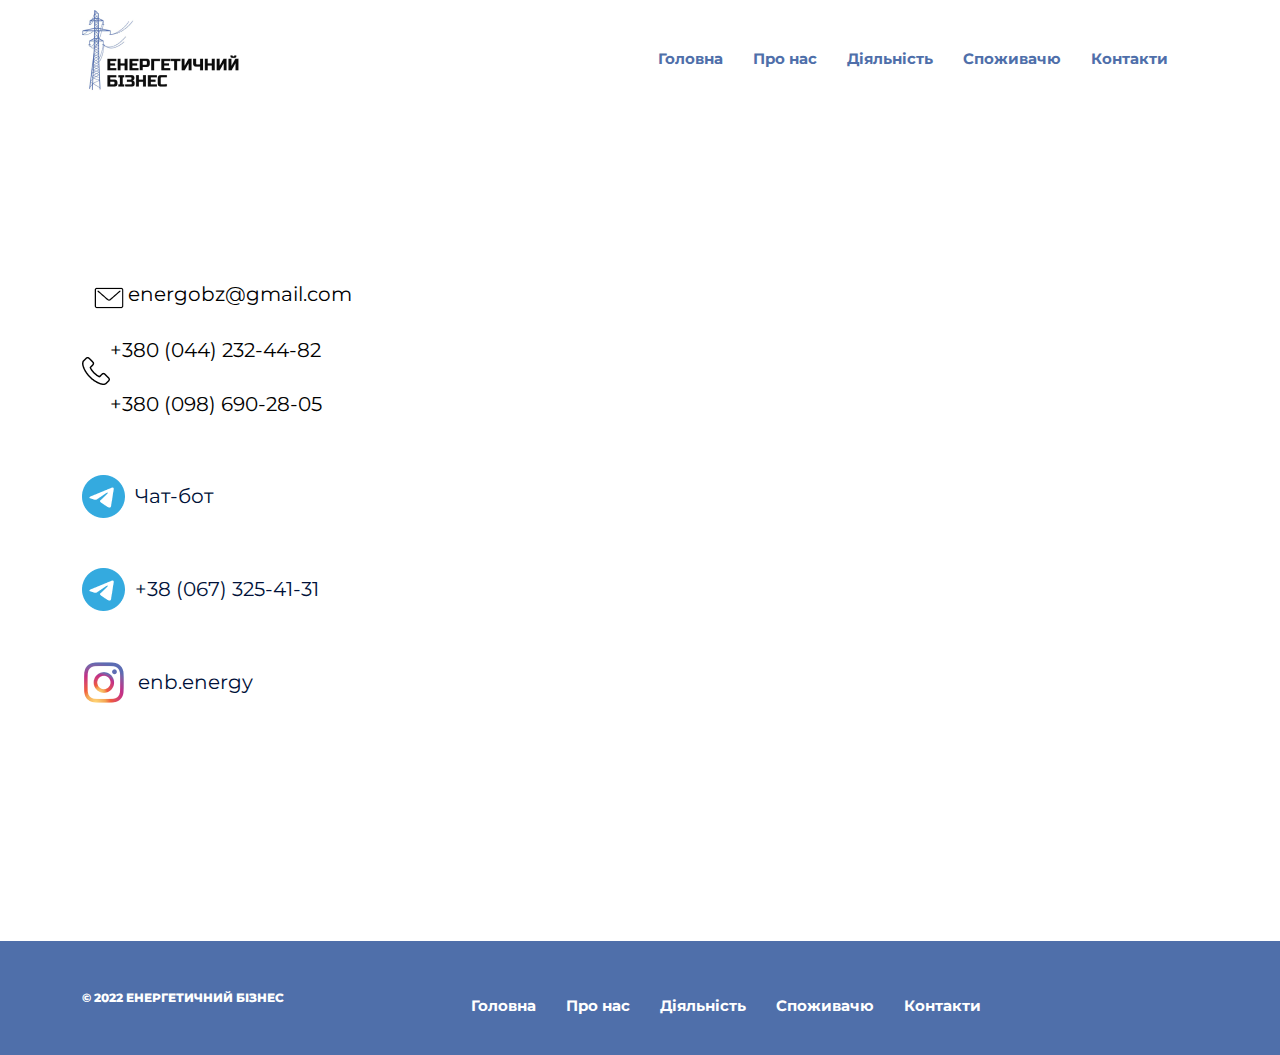
<file: contacts.html>
<!DOCTYPE html>
<html lang="ua">
  <head> 
    <meta charset="UTF-8">
    <meta http-equiv="X-UA-Compatible" content="IE=edge">
    <meta name="viewport" content="width=device-width, initial-scale=1.0">
    <title>ЕНЕРГЕТИЧНИЙ БІЗНЕС</title>
    <link rel="preconnect" href="https://fonts.googleapis.com">
    <link rel="preconnect" href="https://fonts.gstatic.com" crossorigin>
    <link href="https://fonts.googleapis.com/css2?family=Montserrat:wght@400;500;600;700;800&display=swap" rel="stylesheet">

    <link rel="stylesheet" href="css/bootstrap.min.css">
    <link rel="stylesheet" href="css/afteranimate.css">
    <link rel="stylesheet" href="css/animate.css">
    <link rel="stylesheet" href="css/main.css">
</head>
<body>
  <!--header-->
  <header class="header" id="header">
      <div class="container">
        <div class="d-flex align-items-center justify-content-between">
            <a href="#" class="logo animated fadeInDown">
              <img src="img/logo.png" alt="">
            </a>
  
  
          <!--menu-->
  
  
          <ul class="menu d-none d-lg-flex align-items-center">
            <li class="menu__item">
              <a href="index.html" class="menu__item_link">
                Головна
              </a>
            </li>
            <li class="menu__item">
              <a href="about.html" class="menu__item_link">
                Про нас
              </a>
            </li>
            <li class="dropdown menu__item_link">
              <a href="index.html#activity" class="dropbtn menu__item_link">Діяльність</a>
              <div class="dropdown-content">
                <a href="energy.html">Постачання електроенергії</a>
                <a href="gas.html">Постачання Природного газу</a>
                <a href="energyefficiency.html">Енергоефективність</a>
              </div>
            </li>
            <li class="menu__item">
              <a href="consumer.html" class="menu__item_link">
                Споживачю
              </a>
            </li>
            <li class="menu__item">
              <a href="contacts.html" class="menu__item_link">
                Контакти
              </a>
            </li>
          </ul>
  
          <div class="burger animated fadeInRight">
            <ul class="menu_burger">
              <li class="menu__item_burger">
                <a href="index.html" class="menu__item_link_burger">
                  Головна
                </a>
              </li>
              <li class="menu__item_burger">
                <a href="about.html" class="menu__item_link_burger">
                  Про нас
                </a>
              </li>
              <li class="menu__item_burger">
                <a href="index.html#activity" class="menu__item_link_burger">
                  Діяльність
                </a>
              </li>
                

              <li class="menu__item_burger">
                <a class="menu__item_dropdown" href="energy.html">
                  Постачання електроенергії
                </a>
              </li>
              <li class="menu__item_burger">
                <a class="menu__item_dropdown" href="gas.html">Постачання Природного газу</a>
              </li>
              <li class="menu__item_burger">
                <a class="menu__item_dropdown" href="energyefficiency.html">Енергоефективність</a>
              </li>

              <li class="menu__item_burger">
                <a href="consumer.html" class="menu__item_link_burger">
                  Споживачю
                </a>
              </li>
              <li class="menu__item_burger">
                <a href="contacts.html" class="menu__item_link_burger">
                  Контакти
                </a>
              </li>
            </ul>
          </div>
          <button class="burger-btn" type="button">
            <span></span>
          </button>
        </div>
      </div>
  </header>
  <!--header-->
  <section class="section-contacts">
    <div class="container">
        <div class="d-flex section-contacts__offer align-items-center contact-container justify-content-between">
            <div class="contact-container__wrap">
                <div class="d-flex justify-content-center">
                    <img src="img/mail.png" alt="">
                    <a class="mail" href="mailto:energobz@gmail.com">energobz@gmail.com</a>
                  </div>
                  <div class="d-flex justify-content-center align-items-center">
                    <img src="img/phone.png" alt="">
                    <div class="telephones">
                      <a class="tel" href="tel:380442324482">+380 (044) 232-44-82</a>
                      <a class="tel" href="tel:380986902805">+380 (098) 690-28-05</a>
                    </div>
            </div>
            <a target="blank" href="https://t.me/ElectroPrice_bot" class="chat-bot d-flex align-items-center">
                <img src="img/telegram.png" alt="">
                Чат-бот
            </a>
            <a target="blank" href="https://t.me/+380673254131/" class="chat-bot d-flex align-items-center">
                <img src="img/telegram.png" alt="">
                +38 (067) 325-41-31
            </a>
            <a target="blank" href="https://www.instagram.com/enb.energy/" class="chat-bot d-flex align-items-center">
                <img src="img/ig.png" alt="">
                enb.energy
            </a>
            </div>
            <iframe src="https://www.google.com/maps/embed?pb=!1m18!1m12!1m3!1d10166.181523941093!2d30.51976136353759!3d50.43094136369103!2m3!1f0!2f0!3f0!3m2!1i1024!2i768!4f13.1!3m3!1m2!1s0x40d4cee296a3887b%3A0x81b77a8712a7f34e!2z0LLRg9C7LiDQkNC90YLQvtC90L7QstC40YfQsCwgNTEsINCa0LjRl9CyLCAwMjAwMA!5e0!3m2!1suk!2sua!4v1685707203255!5m2!1suk!2sua" width="800" height="600" style="border:0;" allowfullscreen="" loading="lazy" referrerpolicy="no-referrer-when-downgrade"></iframe>
          </div>
    </div>
  </section>
  <footer class="footer">
    <div class="container">
      <div class="d-flex align-items-center">
        <a href="" class="footer__logo">© 2022 ЕНЕРГЕТИЧНИЙ БІЗНЕС</a>
        <ul class="footer__menu d-flex align-items-center">
          <li class="menu__item_footer">
            <a href="index.html" class="">
              Головна
            </a>
          </li>
          <li class="menu__item_footer">
            <a href="about.html" class="">
              Про нас
            </a>
          </li>
          <li class="menu__item_footer">
            <a href="index.html#activity" class="">Діяльність</a>
          </li>
          <li class="menu__item_footer">
            <a href="consumer.html" class="">
              Споживачю
            </a>
          </li>
          <li class="menu__item_footer">
            <a href="contacts.html" class="">
              Контакти
            </a>
          </li>
        </ul>
      </div>
    </div>
  </footer>
  <script src="js/jquery-3.6.0.min.js">
  </script>
  <script src="js/main.js">
  </script>
  <script src="js/bootstrap.min.js">
  </script>
</body>
</html>
</file>
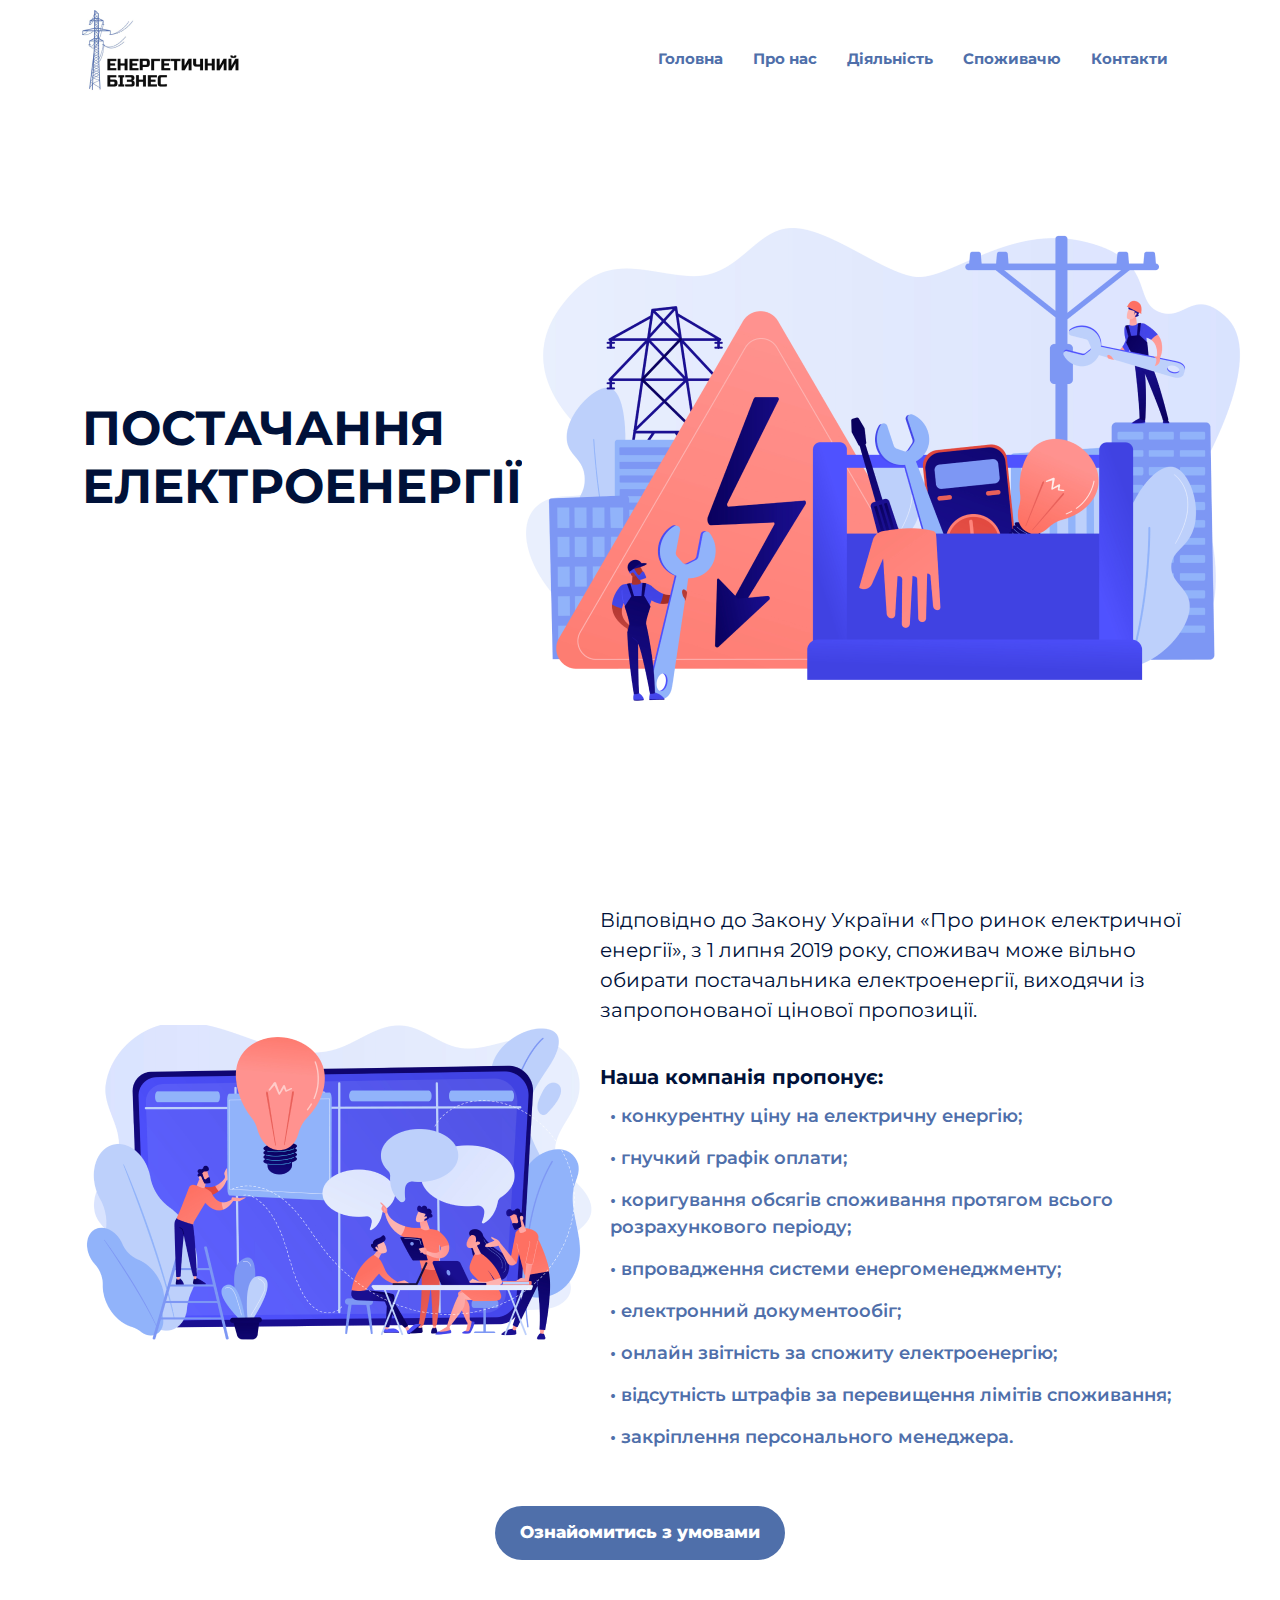
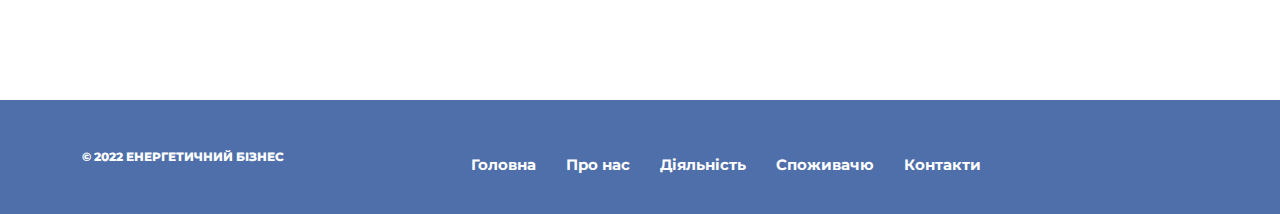
<file: energy.html>
<!DOCTYPE html>
<html lang="ua">
  <head> 
    <meta charset="UTF-8">
    <meta http-equiv="X-UA-Compatible" content="IE=edge">
    <meta name="viewport" content="width=device-width, initial-scale=1.0">
    <title>ЕНЕРГЕТИЧНИЙ БІЗНЕС</title>
    <link rel="preconnect" href="https://fonts.googleapis.com">
    <link rel="preconnect" href="https://fonts.gstatic.com" crossorigin>
    <link href="https://fonts.googleapis.com/css2?family=Montserrat:wght@400;500;600;700;800&display=swap" rel="stylesheet">

    <link rel="stylesheet" href="css/bootstrap.min.css">
    <link rel="stylesheet" href="css/afteranimate.css">
    <link rel="stylesheet" href="css/animate.css">
    <link rel="stylesheet" href="css/main.css">
</head>
<body>
  <!--header-->
  <header class="header" id="header">
      <div class="container">
        <div class="d-flex align-items-center justify-content-between">
            <a href="#" class="logo animated fadeInDown">
              <img src="img/logo.png" alt="">
            </a>
  
  
          <!--menu-->
  
  
          <ul class="menu d-none d-lg-flex align-items-center">
            <li class="menu__item">
              <a href="index.html" class="menu__item_link">
                Головна
              </a>
            </li>
            <li class="menu__item">
              <a href="about.html" class="menu__item_link">
                Про нас
              </a>
            </li>
            <li class="dropdown menu__item_link">
              <a href="index.html#activity" class="dropbtn menu__item_link">Діяльність</a>
              <div class="dropdown-content">
                <a href="energy.html">Постачання електроенергії</a>
                <a href="gas.html">Постачання Природного газу</a>
                <a href="energyefficiency.html">Енергоефективність</a>
              </div>
            </li>
            <li class="menu__item">
              <a href="consumer.html" class="menu__item_link">
                Споживачю
              </a>
            </li>
            <li class="menu__item">
              <a href="contacts.html" class="menu__item_link">
                Контакти
              </a>
            </li>
          </ul>
  
          <div class="burger animated fadeInRight">
            <ul class="menu_burger">
              <li class="menu__item_burger">
                <a href="index.html" class="menu__item_link_burger">
                  Головна
                </a>
              </li>
              <li class="menu__item_burger">
                <a href="about.html" class="menu__item_link_burger">
                  Про нас
                </a>
              </li>
              <li class="menu__item_burger">
                <a href="index.html#activity" class="menu__item_link_burger">
                  Діяльність
                </a>
              </li>
                

              <li class="menu__item_burger">
                <a class="menu__item_dropdown" href="energy.html">
                  Постачання електроенергії
                </a>
              </li>
              <li class="menu__item_burger">
                <a class="menu__item_dropdown" href="gas.html">Постачання Природного газу</a>
              </li>
              <li class="menu__item_burger">
                <a class="menu__item_dropdown" href="energyefficiency.html">Енергоефективність</a>
              </li>

              <li class="menu__item_burger">
                <a href="consumer.html" class="menu__item_link_burger">
                  Споживачю
                </a>
              </li>
              <li class="menu__item_burger">
                <a href="contacts.html" class="menu__item_link_burger">
                  Контакти
                </a>
              </li>
            </ul>
          </div>
          <button class="burger-btn" type="button">
            <span></span>
          </button>
        </div>
      </div>
  </header>
  <!--header-->
<section class="section-energy">
    <div class="container">
        <div class="d-flex contents align-items-center justify-content-between">
            <h1 class="contents__title title">
                ПОСТАЧАННЯ ЕЛЕКТРОЕНЕРГІЇ
            </h1>
            <img src="img/providenergy.png" alt="">
        </div>
    </div>
</section>
<section class="section-energy-bottom">
    <div class="container">
        <div class="d-flex offers align-items-center">
            <img src="img/offer.png" alt="">
            <div>
                <p class="offers__text">
                    Відповідно до Закону України «Про ринок електричної енергії», з 1 липня 2019 року, споживач може вільно обирати постачальника електроенергії, виходячи із запропонованої цінової пропозиції. 
                </p>
                <h4 class="offers__title title">
                    Наша компанія пропонує:
                </h4>
                <ul class="offers__list">
                    <li>
                        • конкурентну ціну на електричну енергію;        
                    </li>
                    <li>
                        • гнучкий графік оплати;
                    </li>
                    <li>
                        • коригування обсягів споживання протягом всього розрахункового періоду;
                    </li>
                    <li>
                        • впровадження системи енергоменеджменту;
                    </li>
                    <li>
                        • електронний документообіг;
                    </li>
                    <li>
                        • онлайн звітність за спожиту електроенергію;
                    </li>
                    <li>
                        • відсутність штрафів за перевищення лімітів споживання;
                    </li>
                    <li>
                        • закріплення персонального менеджера.
                    </li>
                </ul>
            </div>
        </div>
        <a href="conditions.html" class="butn offers__butn">
            Ознайомитись з умовами
        </a>
    </div>
</section>
<footer class="footer">
  <div class="container">
    <div class="d-flex align-items-center">
      <a href="" class="footer__logo">© 2022 ЕНЕРГЕТИЧНИЙ БІЗНЕС</a>
      <ul class="footer__menu d-flex align-items-center">
        <li class="menu__item_footer">
          <a href="index.html" class="">
            Головна
          </a>
        </li>
        <li class="menu__item_footer">
          <a href="about.html" class="">
            Про нас
          </a>
        </li>
        <li class="menu__item_footer">
          <a href="index.html#activity" class="">Діяльність</a>
        </li>
        <li class="menu__item_footer">
          <a href="consumer.html" class="">
            Споживачю
          </a>
        </li>
        <li class="menu__item_footer">
          <a href="contacts.html" class="">
            Контакти
          </a>
        </li>
      </ul>
    </div>
  </div>
</footer>
  <script src="js/jquery-3.6.0.min.js">
  </script>
  <script src="js/main.js">
  </script>
  <script src="js/bootstrap.min.js">
  </script>
</body>
</html>
</file>
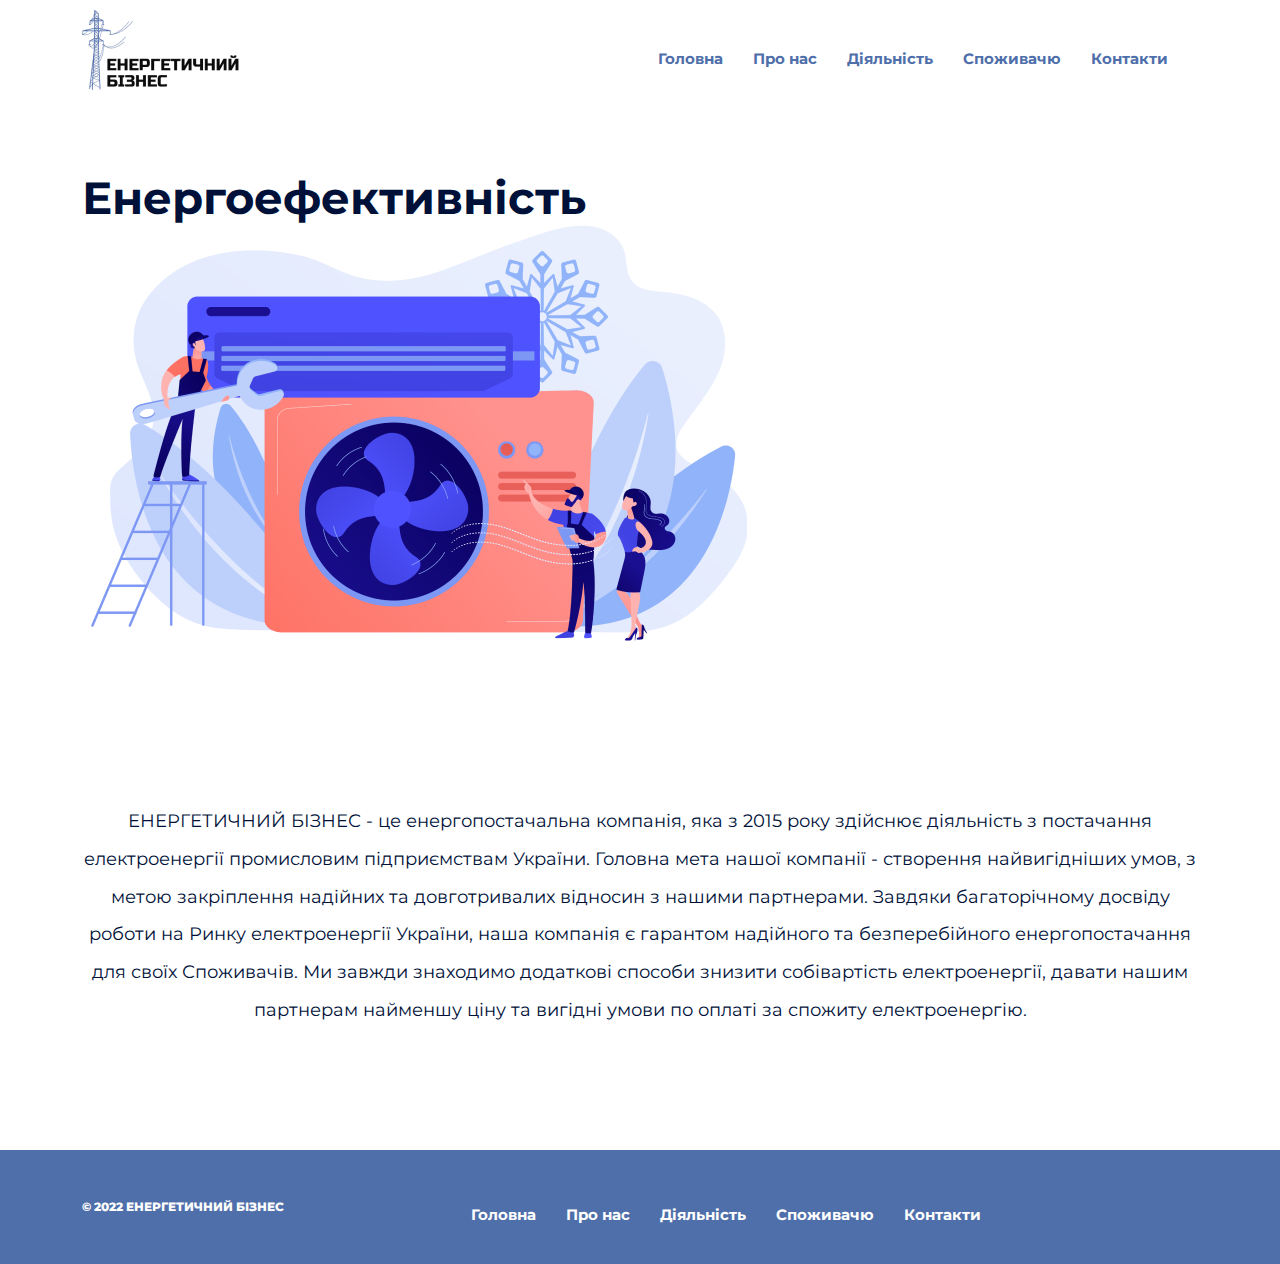
<file: energyefficiency.html>
<!DOCTYPE html>
<html lang="ua">
  <head> 
    <meta charset="UTF-8">
    <meta http-equiv="X-UA-Compatible" content="IE=edge">
    <meta name="viewport" content="width=device-width, initial-scale=1.0">
    <title>ЕНЕРГЕТИЧНИЙ БІЗНЕС</title>
    <link rel="preconnect" href="https://fonts.googleapis.com">
    <link rel="preconnect" href="https://fonts.gstatic.com" crossorigin>
    <link href="https://fonts.googleapis.com/css2?family=Montserrat:wght@400;500;600;700;800&display=swap" rel="stylesheet">

    <link rel="stylesheet" href="css/bootstrap.min.css">
    <link rel="stylesheet" href="css/afteranimate.css">
    <link rel="stylesheet" href="css/animate.css">
    <link rel="stylesheet" href="css/main.css">
</head>
<body>
  <!--header-->
  <header class="header" id="header">
      <div class="container">
        <div class="d-flex align-items-center justify-content-between">
            <a href="#" class="logo animated fadeInDown">
              <img src="img/logo.png" alt="">
            </a>
  
  
          <!--menu-->
  
  
          <ul class="menu d-none d-lg-flex align-items-center">
            <li class="menu__item">
              <a href="index.html" class="menu__item_link">
                Головна
              </a>
            </li>
            <li class="menu__item">
              <a href="about.html" class="menu__item_link">
                Про нас
              </a>
            </li>
            <li class="dropdown menu__item_link">
              <a href="index.html#activity" class="dropbtn menu__item_link">Діяльність</a>
              <div class="dropdown-content">
                <a href="energy.html">Постачання електроенергії</a>
                <a href="gas.html">Постачання Природного газу</a>
                <a href="energyefficiency.html">Енергоефективність</a>
              </div>
            </li>
            <li class="menu__item">
              <a href="consumer.html" class="menu__item_link">
                Споживачю
              </a>
            </li>
            <li class="menu__item">
              <a href="contacts.html" class="menu__item_link">
                Контакти
              </a>
            </li>
          </ul>
  
          <div class="burger animated fadeInRight">
            <ul class="menu_burger">
              <li class="menu__item_burger">
                <a href="index.html" class="menu__item_link_burger">
                  Головна
                </a>
              </li>
              <li class="menu__item_burger">
                <a href="about.html" class="menu__item_link_burger">
                  Про нас
                </a>
              </li>
              <li class="menu__item_burger">
                <a href="index.html#activity" class="menu__item_link_burger">
                  Діяльність
                </a>
              </li>
                

              <li class="menu__item_burger">
                <a class="menu__item_dropdown" href="energy.html">
                  Постачання електроенергії
                </a>
              </li>
              <li class="menu__item_burger">
                <a class="menu__item_dropdown" href="gas.html">Постачання Природного газу</a>
              </li>
              <li class="menu__item_burger">
                <a class="menu__item_dropdown" href="energyefficiency.html">Енергоефективність</a>
              </li>

              <li class="menu__item_burger">
                <a href="consumer.html" class="menu__item_link_burger">
                  Споживачю
                </a>
              </li>
              <li class="menu__item_burger">
                <a href="contacts.html" class="menu__item_link_burger">
                  Контакти
                </a>
              </li>
            </ul>
          </div>
          <button class="burger-btn" type="button">
            <span></span>
          </button>
        </div>
      </div>
  </header>
  <!--header-->
<section class="energyefficiency">
    <div class="container">
        <div class="energyef d-flex align-items-center justify-content-between">
            <h1 class="title energyef__title">
                Енергоефективність
            </h1>
            <img src="img/energyef.png" alt="">
        </div>
        <p class="energyef__text">
            ЕНЕРГЕТИЧНИЙ БІЗНЕС - це енергопостачальна компанія, яка з 2015 року здійснює діяльність з постачання електроенергії промисловим підприємствам України.
Головна мета нашої компанії - створення найвигідніших умов, з метою закріплення надійних та довготривалих відносин з нашими партнерами.
Завдяки багаторічному досвіду роботи на Ринку електроенергії України, наша компанія є гарантом надійного та безперебійного енергопостачання для своїх Споживачів.
Ми завжди знаходимо додаткові способи знизити собівартість електроенергії, давати нашим партнерам найменшу ціну та вигідні умови по оплаті за спожиту електроенергію.
        </p>
    </div>
</section>
<footer class="footer">
  <div class="container">
    <div class="d-flex align-items-center">
      <a href="" class="footer__logo">© 2022 ЕНЕРГЕТИЧНИЙ БІЗНЕС</a>
      <ul class="footer__menu d-flex align-items-center">
        <li class="menu__item_footer">
          <a href="index.html" class="">
            Головна
          </a>
        </li>
        <li class="menu__item_footer">
          <a href="about.html" class="">
            Про нас
          </a>
        </li>
        <li class="menu__item_footer">
          <a href="index.html#activity" class="">Діяльність</a>
        </li>
        <li class="menu__item_footer">
          <a href="consumer.html" class="">
            Споживачю
          </a>
        </li>
        <li class="menu__item_footer">
          <a href="contacts.html" class="">
            Контакти
          </a>
        </li>
      </ul>
    </div>
  </div>
</footer>
  <script src="js/jquery-3.6.0.min.js">
  </script>
  <script src="js/main.js">
  </script>
  <script src="js/bootstrap.min.js">
  </script>
</body>
</html>
</file>
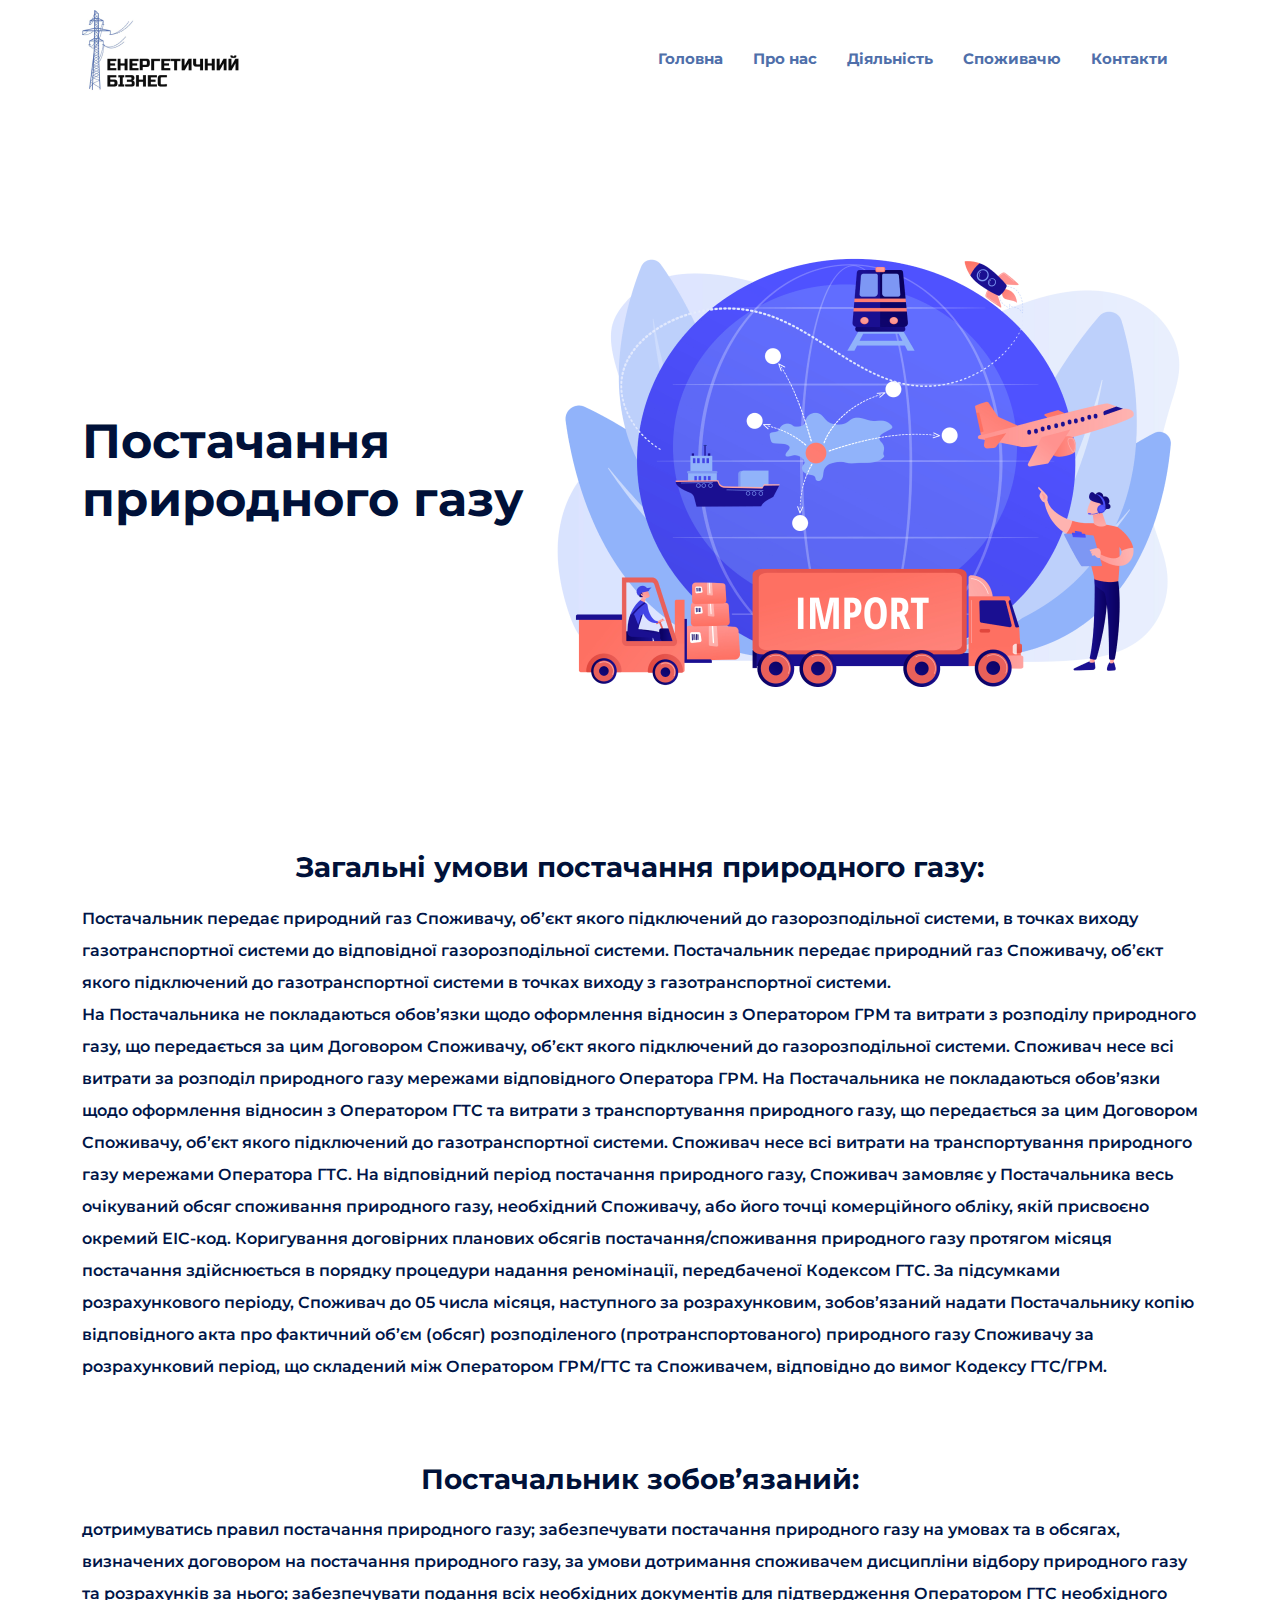
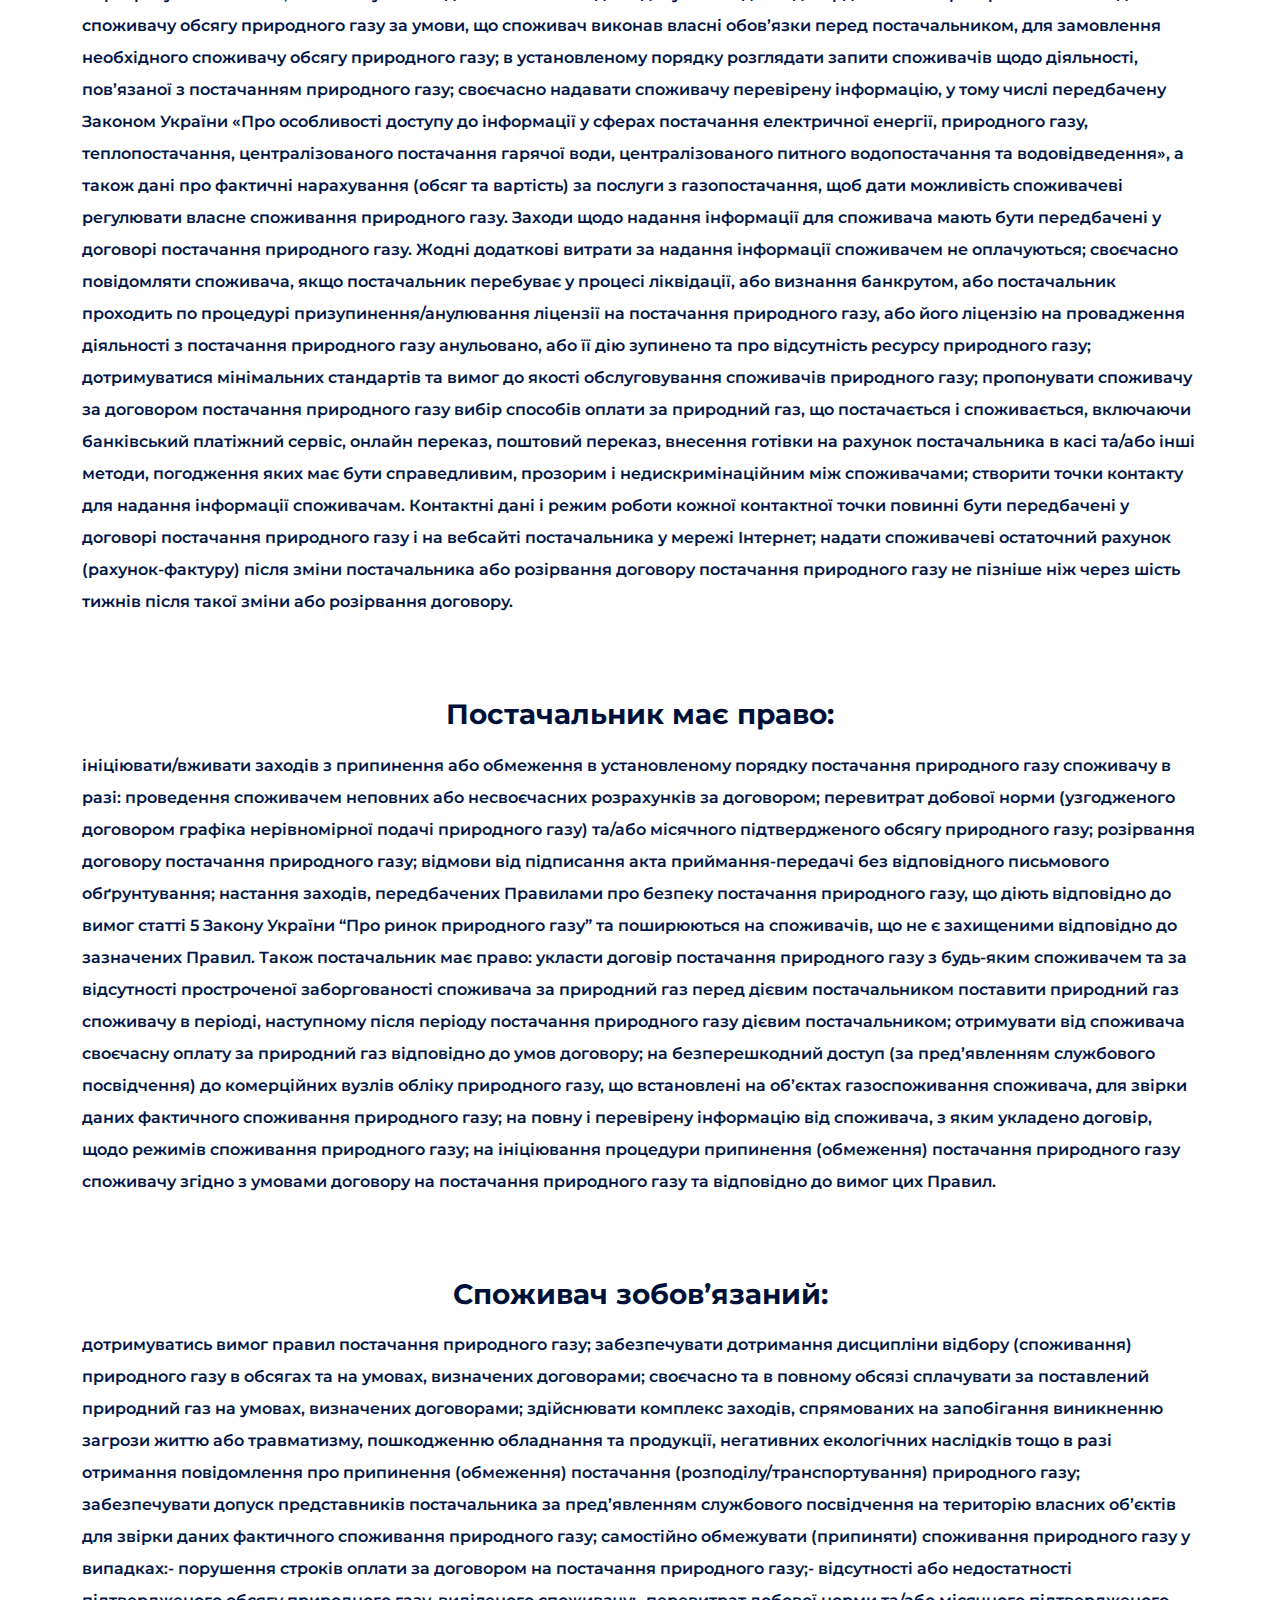
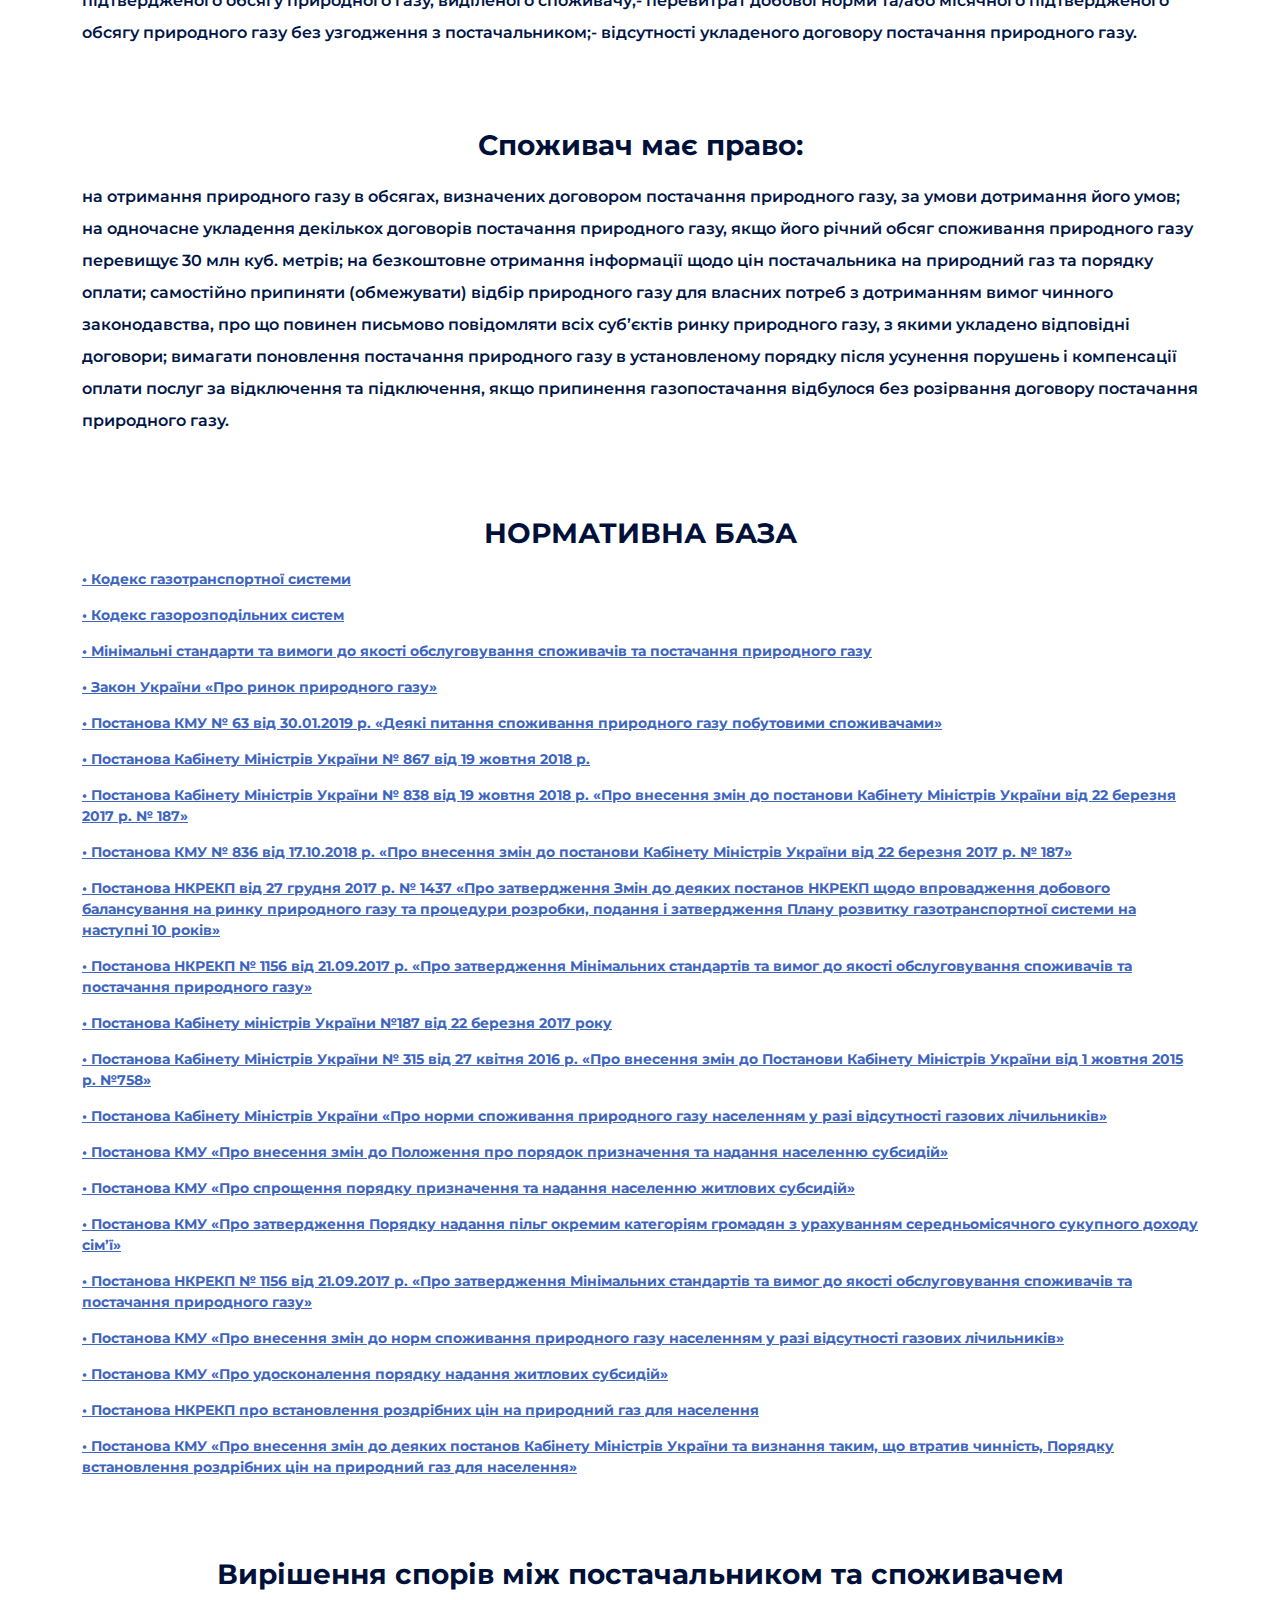
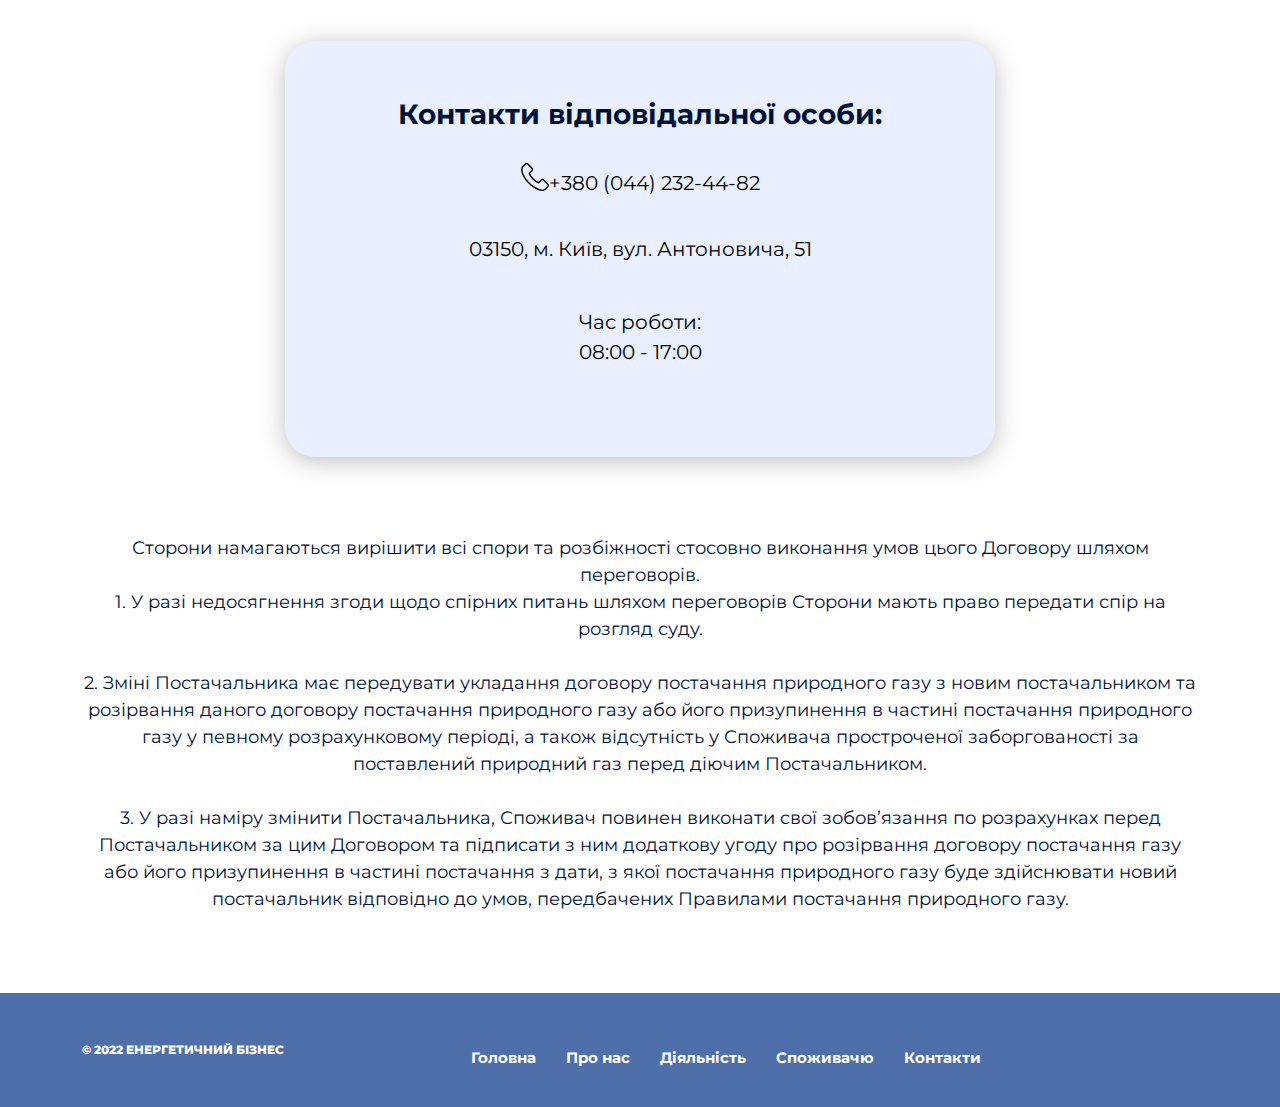
<file: gas.html>
<!DOCTYPE html>
<html lang="ua">
  <head>
    <meta charset="UTF-8">
    <meta http-equiv="X-UA-Compatible" content="IE=edge">
    <meta name="viewport" content="width=device-width, initial-scale=1.0">
    <title>ЕНЕРГЕТИЧНИЙ БІЗНЕС</title>
    <link rel="preconnect" href="https://fonts.googleapis.com">
    <link rel="preconnect" href="https://fonts.gstatic.com" crossorigin>
    <link href="https://fonts.googleapis.com/css2?family=Montserrat:wght@400;500;600;700;800&display=swap" rel="stylesheet">

    <link rel="stylesheet" href="css/bootstrap.min.css">
    <link rel="stylesheet" href="css/afteranimate.css">
    <link rel="stylesheet" href="css/animate.css">
    <link rel="stylesheet" href="css/main.css">
</head>
<body>
  <!--header-->
  <header class="header" id="header">
      <div class="container">
        <div class="d-flex align-items-center justify-content-between">
            <a href="#" class="logo animated fadeInDown">
              <img src="img/logo.png" alt="">
            </a>
  
  
          <!--menu-->
  
  
          <ul class="menu d-none d-lg-flex align-items-center">
            <li class="menu__item">
              <a href="index.html" class="menu__item_link">
                Головна
              </a>
            </li>
            <li class="menu__item">
              <a href="about.html" class="menu__item_link">
                Про нас
              </a>
            </li>
            <li class="dropdown menu__item_link">
              <a href="index.html#activity" class="dropbtn menu__item_link">Діяльність</a>
              <div class="dropdown-content">
                <a href="energy.html">Постачання електроенергії</a>
                <a href="gas.html">Постачання Природного газу</a>
                <a href="energyefficiency.html">Енергоефективність</a>
              </div>
            </li>
            <li class="menu__item">
              <a href="consumer.html" class="menu__item_link">
                Споживачю
              </a>
            </li>
            <li class="menu__item">
              <a href="contacts.html" class="menu__item_link">
                Контакти
              </a>
            </li>
          </ul>
  
          <div class="burger animated fadeInRight">
            <ul class="menu_burger">
              <li class="menu__item_burger">
                <a href="index.html" class="menu__item_link_burger">
                  Головна
                </a>
              </li>
              <li class="menu__item_burger">
                <a href="about.html" class="menu__item_link_burger">
                  Про нас
                </a>
              </li>
              <li class="menu__item_burger">
                <a href="index.html#activity" class="menu__item_link_burger">
                  Діяльність
                </a>
              </li>
                

              <li class="menu__item_burger">
                <a class="menu__item_dropdown" href="energy.html">
                  Постачання електроенергії
                </a>
              </li>
              <li class="menu__item_burger">
                <a class="menu__item_dropdown" href="gas.html">Постачання Природного газу</a>
              </li>
              <li class="menu__item_burger">
                <a class="menu__item_dropdown" href="energyefficiency.html">Енергоефективність</a>
              </li>

              <li class="menu__item_burger">
                <a href="consumer.html" class="menu__item_link_burger">
                  Споживачю
                </a>
              </li>
              <li class="menu__item_burger">
                <a href="contacts.html" class="menu__item_link_burger">
                  Контакти
                </a>
              </li>
            </ul>
          </div>
          <button class="burger-btn" type="button">
            <span></span>
          </button>
        </div>
      </div>
  </header>
  <!--header-->
  <section class="gas">
    <div class="container">
        <div class="d-flex gas-header align-items-center">
            <h1 class="title main-title">
                Постачання природного газу
            </h1>
            <img src="img/providegas.png" alt="">
        </div>
    </div>
  </section>
  <section class="gas-section">
    <div class="container">
        <h2 class="gas-title title">
            Загальні умови постачання природного газу:
        </h2>
        <p class="gas-text">
            Постачальник передає природний газ Споживачу, об’єкт якого підключений до газорозподільної системи, в точках виходу газотранспортної системи до відповідної газорозподільної системи.
            Постачальник передає природний газ Споживачу, об’єкт якого підключений до газотранспортної системи в точках виходу з газотранспортної системи. <br>
На Постачальника не покладаються обов’язки щодо оформлення відносин з Оператором ГРМ та витрати з розподілу природного газу, що передається за цим Договором Споживачу, об’єкт якого підключений до газорозподільної системи. Споживач несе всі витрати за розподіл природного газу мережами відповідного Оператора ГРМ.
На Постачальника не покладаються обов’язки щодо оформлення відносин з Оператором ГТС та витрати з транспортування природного газу, що передається за цим Договором Споживачу, об’єкт якого підключений до газотранспортної системи. Споживач несе всі витрати на транспортування природного газу мережами Оператора ГТС.
На відповідний період постачання природного газу, Споживач замовляє у Постачальника весь очікуваний обсяг споживання природного газу, необхідний Споживачу, або його точці комерційного обліку, якій присвоєно окремий ЕІС-код.
Коригування договірних планових обсягів постачання/споживання природного газу протягом місяця постачання здійснюється в порядку процедури надання реномінації, передбаченої Кодексом ГТС.
За підсумками розрахункового періоду, Споживач до 05 числа місяця, наступного за розрахунковим, зобов’язаний надати Постачальнику копію відповідного акта про фактичний об’єм (обсяг) розподіленого (протранспортованого) природного газу Споживачу за розрахунковий період, що складений між Оператором ГРМ/ГТС та Споживачем, відповідно до вимог Кодексу ГТС/ГРМ.
        </p>
    </div>
  </section>
  <section class="gas-section">
    <div class="container">
        <h2 class="gas-title title">
            Постачальник зобов’язаний:
        </h2>
        <p class="gas-text">
            дотримуватись правил постачання природного газу;
забезпечувати постачання природного газу на умовах та в обсягах, визначених договором на постачання природного газу, за умови дотримання споживачем дисципліни відбору природного газу та розрахунків за нього;
забезпечувати подання всіх необхідних документів для підтвердження Оператором ГТС необхідного споживачу обсягу природного газу за умови, що споживач виконав власні обов’язки перед постачальником, для замовлення необхідного споживачу обсягу природного газу;
в установленому порядку розглядати запити споживачів щодо діяльності, пов’язаної з постачанням природного газу;
своєчасно надавати споживачу перевірену інформацію, у тому числі передбачену Законом України «Про особливості доступу до інформації у сферах постачання електричної енергії, природного газу, теплопостачання, централізованого постачання гарячої води, централізованого питного водопостачання та водовідведення», а також дані про фактичні нарахування (обсяг та вартість) за послуги з газопостачання, щоб дати можливість споживачеві регулювати власне споживання природного газу. Заходи щодо надання інформації для споживача мають бути передбачені у договорі постачання природного газу. Жодні додаткові витрати за надання інформації споживачем не оплачуються;
своєчасно повідомляти споживача, якщо постачальник перебуває у процесі ліквідації, або визнання банкрутом, або постачальник проходить по процедурі призупинення/анулювання ліцензії на постачання природного газу, або його ліцензію на провадження діяльності з постачання природного газу анульовано, або її дію зупинено та про відсутність ресурсу природного газу;
дотримуватися мінімальних стандартів та вимог до якості обслуговування споживачів природного газу;
пропонувати споживачу за договором постачання природного газу вибір способів оплати за природний газ, що постачається і споживається, включаючи банківський платіжний сервіс, онлайн переказ, поштовий переказ, внесення готівки на рахунок постачальника в касі та/або інші методи, погодження яких має бути справедливим, прозорим і недискримінаційним між споживачами;
створити точки контакту для надання інформації споживачам. Контактні дані і режим роботи кожної контактної точки повинні бути передбачені у договорі постачання природного газу і на вебсайті постачальника у мережі Інтернет;
надати споживачеві остаточний рахунок (рахунок-фактуру) після зміни постачальника або розірвання договору постачання природного газу не пізніше ніж через шість тижнів після такої зміни або розірвання договору.

        </p>
    </div>
  </section>
  <section class="gas-section">
    <div class="container">
        <h2 class="gas-title title">
            Постачальник має право:
        </h2>
        <p class="gas-text">
            ініціювати/вживати заходів з припинення або обмеження в установленому порядку постачання природного газу споживачу в разі:
проведення споживачем неповних або несвоєчасних розрахунків за договором;
перевитрат добової норми (узгодженого договором графіка нерівномірної подачі природного газу) та/або місячного підтвердженого обсягу природного газу;
розірвання договору постачання природного газу;
відмови від підписання акта приймання-передачі без відповідного письмового обґрунтування;
настання заходів, передбачених Правилами про безпеку постачання природного газу, що діють відповідно до вимог статті 5 Закону України “Про ринок природного газу” та поширюються на споживачів, що не є захищеними відповідно до зазначених Правил.
Також постачальник має право:
укласти договір постачання природного газу з будь-яким споживачем та за відсутності простроченої заборгованості споживача за природний газ перед дієвим постачальником поставити природний газ споживачу в періоді, наступному після періоду постачання природного газу дієвим постачальником;
отримувати від споживача своєчасну оплату за природний газ відповідно до умов договору;
на безперешкодний доступ (за пред’явленням службового посвідчення) до комерційних вузлів обліку природного газу, що встановлені на об’єктах газоспоживання споживача, для звірки даних фактичного споживання природного газу; на повну і перевірену інформацію від споживача, з яким укладено договір, щодо режимів споживання природного газу;
на ініціювання процедури припинення (обмеження) постачання природного газу споживачу згідно з умовами договору на постачання природного газу та відповідно до вимог цих Правил.

        </p>
    </div>
  </section>
  <section class="gas-section">
    <div class="container">
        <h2 class="gas-title title">
            Споживач зобов’язаний:
        </h2>
        <p class="gas-text">
            дотримуватись вимог правил постачання природного газу;
забезпечувати дотримання дисципліни відбору (споживання) природного газу в обсягах та на умовах, визначених договорами;
своєчасно та в повному обсязі сплачувати за поставлений природний газ на умовах, визначених договорами;
здійснювати комплекс заходів, спрямованих на запобігання виникненню загрози життю або травматизму, пошкодженню обладнання та продукції, негативних екологічних наслідків тощо в разі отримання повідомлення про припинення (обмеження) постачання (розподілу/транспортування) природного газу;
забезпечувати допуск представників постачальника за пред’явленням службового посвідчення на територію власних об’єктів для звірки даних фактичного споживання природного газу;
самостійно обмежувати (припиняти) споживання природного газу у випадках:‐ порушення строків оплати за договором на постачання природного газу;‐ відсутності або недостатності підтвердженого обсягу природного газу, виділеного споживачу;‐ перевитрат добової норми та/або місячного підтвердженого обсягу природного газу без узгодження з постачальником;‐ відсутності укладеного договору постачання природного газу.
        </p>
    </div>
  </section>
  <section class="gas-section">
    <div class="container">
        <h2 class="gas-title title">
            Споживач має право:
        </h2>
        <p class="gas-text">
            на отримання природного газу в обсягах, визначених договором постачання природного газу, за умови дотримання його умов;
на одночасне укладення декількох договорів постачання природного газу, якщо його річний обсяг споживання природного газу перевищує 30 млн куб. метрів;
на безкоштовне отримання інформації щодо цін постачальника на природний газ та порядку оплати;
самостійно припиняти (обмежувати) відбір природного газу для власних потреб з дотриманням вимог чинного законодавства, про що повинен письмово повідомляти всіх суб’єктів ринку природного газу, з якими укладено відповідні договори;
вимагати поновлення постачання природного газу в установленому порядку після усунення порушень і компенсації оплати послуг за відключення та підключення, якщо припинення газопостачання відбулося без розірвання договору постачання природного газу.
        </p>
    </div>
  </section>
  <section class="normal-base">
    <div class="container">
        <h2 class="gas-title title">
            НОРМАТИВНА БАЗА
        </h2>
        <ul class="govern">
            <li class="bace-item">
                <a target="blank" href="https://zakon.rada.gov.ua/laws/show/2019-19#Text" class="base-link">
                    • Кодекс газотранспортної системи
                </a>
            </li>
            <li class="bace-item">
                <a target="blank" href="https://zakon.rada.gov.ua/laws/show/v0312874-18#Text" class="base-link">
                    • Кодекс газорозподільних систем
                </a>
            </li>
            <li class="bace-item">
                <a target="blank" href="https://zakon.rada.gov.ua/laws/show/887-19#Text" class="base-link">
                    • Мінімальні стандарти та вимоги до якості обслуговування споживачів та постачання природного газу
                </a>
            </li>
            <li class="bace-item">
                <a target="blank" href="https://zakon.rada.gov.ua/laws/show/v1469874-17#Text" class="base-link">
                    • Закон України «Про ринок природного газу»
                </a>
            </li>
            <li class="bace-item">
                <a target="blank" href="https://zakon.rada.gov.ua/laws/show/v0307874-18#Text" class="base-link">
                    • Постанова КМУ № 63 від 30.01.2019 р. «Деякі питання споживання природного газу побутовими споживачами»
                </a>
            </li>
            <li class="bace-item">
                <a target="blank" href="https://zakon.rada.gov.ua/laws/show/v0309874-18#Text" class="base-link">
                    • Постанова Кабінету Міністрів України № 867 від 19 жовтня 2018 р.
                </a>
            </li>
            <li class="bace-item">
                <a target="blank" href="https://zakon.rada.gov.ua/laws/show/v0310874-18#Text" class="base-link">
                    • Постанова Кабінету Міністрів України № 838 від 19 жовтня 2018 р. «Про внесення змін до постанови Кабінету Міністрів України від 22 березня 2017 р. № 187»
                </a>
            </li>
            <li class="bace-item">
                <a target="blank" href="https://zakon.rada.gov.ua/laws/show/v0311874-18#Text" class="base-link">
                    • Постанова КМУ № 836 від 17.10.2018 р. «Про внесення змін до постанови Кабінету Міністрів України від 22 березня 2017 р. № 187»
                </a>
            </li>
            <li class="bace-item">
                <a target="blank" href="https://zakon.rada.gov.ua/laws/show/v0308874-18#Text" class="base-link">
                    • Постанова НКРЕКП від 27 грудня 2017 р. № 1437 «Про затвердження Змін до деяких постанов НКРЕКП щодо впровадження добового балансування на ринку природного газу та процедури розробки, подання і затвердження Плану розвитку газотранспортної системи на наступні 10 років»
                </a>
            </li>
            <li class="bace-item">
                <a target="blank" href="https://zakon.rada.gov.ua/laws/show/v0375874-18#Text" class="base-link">
                    • Постанова НКРЕКП № 1156 від 21.09.2017 р. «Про затвердження Мінімальних стандартів та вимог до якості обслуговування споживачів та постачання природного газу»
                </a>
            </li>
            <li class="bace-item">
                <a target="blank" href="https://zakon.rada.gov.ua/laws/show/v0375874-18#Text" class="base-link">
                    • Постанова Кабінету міністрів України №187 від 22 березня 2017 року
                </a>
            </li>
            <li class="bace-item">
                <a target="blank" href="https://zakon.rada.gov.ua/laws/show/v0375874-18#Text" class="base-link">
                    • Постанова Кабінету Міністрів України № 315 від 27 квітня 2016 р. «Про внесення змін до Постанови Кабінету Міністрів України від 1 жовтня 2015 р. №758»
                </a>
            </li>
            <li class="bace-item">
                <a target="blank" href="https://zakon.rada.gov.ua/laws/show/v0375874-18#Text" class="base-link">
                    • Постанова Кабінету Міністрів України «Про норми споживання природного газу населенням у разі відсутності газових лічильників»
                </a>
            </li>
            <li class="bace-item">
                <a target="blank" href="https://zakon.rada.gov.ua/laws/show/v0375874-18#Text" class="base-link">
                    • Постанова КМУ «Про внесення змін до Положення про порядок призначення та надання населенню субсидій»
                </a>
            </li>
            <li class="bace-item">
                <a target="blank" href="https://zakon.rada.gov.ua/laws/show/v0375874-18#Text" class="base-link">
                    • Постанова КМУ «Про спрощення порядку призначення та надання населенню житлових субсидій»
                </a>
            </li>
            <li class="bace-item">
                <a target="blank" href="https://zakon.rada.gov.ua/laws/show/v0375874-18#Text" class="base-link">
                    • Постанова КМУ «Про затвердження Порядку надання пільг окремим категоріям громадян з урахуванням середньомісячного сукупного доходу сім’ї»
                </a>
            </li>
            <li class="bace-item">
                <a target="blank" href="https://zakon.rada.gov.ua/laws/show/v0375874-18#Text" class="base-link">
                    • Постанова НКРЕКП № 1156 від 21.09.2017 р. «Про затвердження Мінімальних стандартів та вимог до якості обслуговування споживачів та постачання природного газу»
                </a>
            </li>
            <li class="bace-item">
                <a target="blank" href="https://zakon.rada.gov.ua/laws/show/v0375874-18#Text" class="base-link">
                    • Постанова КМУ «Про внесення змін до норм споживання природного газу населенням у разі відсутності газових лічильників»
                </a>
            </li>
            <li class="bace-item">
                <a target="blank" href="https://zakon.rada.gov.ua/laws/show/v0375874-18#Text" class="base-link">
                    • Постанова КМУ «Про удосконалення порядку надання житлових субсидій»
                </a>
            </li>
            <li class="bace-item">
                <a target="blank" href="https://zakon.rada.gov.ua/laws/show/v0375874-18#Text" class="base-link">
                    • Постанова НКРЕКП про встановлення роздрібних цін на природний газ для населення
                </a>
            </li>
            <li class="bace-item">
                <a target="blank" href="https://zakon.rada.gov.ua/laws/show/v0375874-18#Text" class="base-link">
                    • Постанова КМУ «Про внесення змін до деяких постанов Кабінету Міністрів України та визнання таким, що втратив чинність, Порядку встановлення роздрібних цін на природний газ для населення»
                </a>
            </li>
        </ul>
    </div>
  </section>
  <section class="gas-section">
    <div class="container">
      <div class="gas-contact">
        <h2 class="gas-contact__title gas-title title">
          Вирішення спорів між постачальником та споживачем
        </h2>
        <div class="contact gas-contact__wrap">
          <h2 class="gas-title title">
            Контакти відповідальної особи:
          </h2>
          <div class="d-flex justify-content-center align-items-center">
            <img src="img/phone.png" alt="">
            <div class="telephones">
              <a class="tel" href="tel:380442324482">+380 (044) 232-44-82</a>
            </div>
          </div>
          <p class="adress adress-gas">
            03150, м. Київ, вул. Антоновича, 51
          </p>
          <p class="time gas-time">
            Час роботи: 08:00 - 17:00
          </p>
        </div>
      </div>
      <p class="gas-ltext">
        Сторони намагаються вирішити всі спори та розбіжності стосовно виконання умов цього Договору шляхом переговорів. <br>
1. У разі недосягнення згоди щодо спірних питань шляхом переговорів Сторони мають право передати спір на розгляд суду. <br> <br>
2. Зміні Постачальника має передувати укладання договору постачання природного газу з новим постачальником та розірвання даного договору постачання природного газу або його призупинення в частині постачання природного газу у певному розрахунковому періоді, а також відсутність у Споживача простроченої заборгованості за поставлений природний газ перед діючим Постачальником. <br> <br>
3. У разі наміру змінити Постачальника, Споживач повинен виконати свої зобов’язання по розрахунках перед Постачальником за цим Договором та підписати з ним додаткову угоду про розірвання договору постачання газу або його призупинення в частині постачання з дати, з якої постачання природного газу буде здійснювати новий постачальник відповідно до умов, передбачених Правилами постачання природного газу.
      </p>
    </div>
  </section>
  <footer class="footer">
    <div class="container">
      <div class="d-flex align-items-center">
        <a href="" class="footer__logo">© 2022 ЕНЕРГЕТИЧНИЙ БІЗНЕС</a>
        <ul class="footer__menu d-flex align-items-center">
          <li class="menu__item_footer">
            <a href="index.html" class="">
              Головна
            </a>
          </li>
          <li class="menu__item_footer">
            <a href="about.html" class="">
              Про нас
            </a>
          </li>
          <li class="menu__item_footer">
            <a href="index.html#activity" class="">Діяльність</a>
          </li>
          <li class="menu__item_footer">
            <a href="consumer.html" class="">
              Споживачю
            </a>
          </li>
          <li class="menu__item_footer">
            <a href="contacts.html" class="">
              Контакти
            </a>
          </li>
        </ul>
      </div>
    </div>
  </footer>
  <script src="js/jquery-3.6.0.min.js">
  </script>
  <script src="js/main.js">
  </script>
  <script src="js/bootstrap.min.js">
  </script>
</body>
</html>
</file>
<file: css/main.css>
*{
    box-sizing: border-box;
  }
  body{
    font-size: 36px;
    font-family: 'Montserrat', sans-serif;
    color: #001139;
    overflow-x: hidden;
  }
  button,
  textarea,
  button:hover{
    font-family: 'Montserrat', sans-serif;
    outline: none;
    border: none;
    box-shadow: none;
    cursor: none;
  }
  input{
    outline: none;
    border: none;
  }
  h1, h2, h3, h4, h5, h6{
    padding: 0;
    margin: 0;
    font-family: 'Montserrat', sans-serif;
  }
  p{
    padding: 0;
    margin: 0;
  }
  ul, li{
    display: block;
    padding: 0;
    margin: 0;
  }
  .header{
    padding-top: 10px;
  }
  a{
    text-decoration: none;
    font-weight: 700;
    color: #001139;
  }
  a:hover{
    color: #001139;
  }
  img{
    max-width: 100%;
    object-fit: cover;
    display: block;
  }
  .title{
    font-weight: 700;
    font-size: 48px;
  }

  .butn{
    background: #4F6FAA;
    border-radius: 50px;
    color: #fff;
    font-size: 17px;
    font-weight: 800;
    padding: 14px 0;
    display: block;
    width: 228px;
    text-align: center;
    transition: all 0.5s ease;
  }
  .butn:hover{
    box-shadow: 0px 4px 22px rgba(62, 101, 192, 0.64);
    transition: all 0.5s ease;
    color: #fff;
  }
  .menu{
    position: relative;
  }
  .menu__active{
    margin-bottom: 0;
    border-bottom: 2px solid #4F6FAA;
  }
  .menu__item {
    margin-right: 30px;
    transition: all 0.5s ease;
  }
  .menu__item_link {
    font-size: 15px;
    color: #4F6FAA !important;
    font-weight: 700;
  }
  .menu__item_link:hover{
    color: #4F6FAA;
    border-bottom: 2px solid #4F6FAA;
  }
 .theme__title{
    display: block;
    font-size: 14px;
    font-weight: 600;
    color: #001139;
 }
 .burger-btn{
    display: none;
    z-index: 99999;
    margin-top: 20px;
  }
  .burger{
      height: 100%;
      width: 50%;
      background: #fff;
      position: absolute;
      z-index: 9999;
      right: 0;
      top: 0;
      padding: 22px;
      display: none;
      box-shadow: 0px -20px 56px rgba(0, 0, 0, 0.25);
  }
  .title{
    text-align: center;
    color: #001139;
    font-weight: 700;
    font-size: 32px;
  }

.wrap__title{
  font-weight: 800;
  font-size: 48px;
  line-height: 59px;
  color: #001139;
  width: 680px;
}
.wrap__btn{
   margin-top: 30px;
}
.home-header{
  overflow-x: hidden;
  padding-top: 120px;
}
.dropbtn {
  color: #4F6FAA;
  font-size: 15px;
  border: none;
}
.dropdown-content {
  display: none;
  position: absolute;
  background-color: #fff;
  min-width: 190px;
  box-shadow: 0px 4px 13px rgba(0, 0, 0, 0.25);
  z-index: 1;
  border-radius: 13px;
  left: -50px;
}
.dropdown{
  margin-top: 18px;
  margin-right: 30px;
}
.dropdown-content a {
  color: #4F6FAA;
  padding: 12px 16px;
  text-decoration: none;
  display: block;
  border-radius: 13px;
  font-weight: 500;
  text-align: center;
}

.dropdown-content a:hover {
  background-color: #f4f4f4;
}

.dropdown:hover .dropdown-content {
  display: block;
}

.menu__item_dropdown{
  font-size: 14px !important;
  margin-top: -10px !important;
  color: #275cd8;
  font-weight: 800 !important;
}
.energy-business{
  text-align: center;
  font-weight: 400;
  font-size: 16px;
  max-width: 900px;
  margin: 200px auto 0;
  line-height: 30px;
}
.energy-business_color{
  color: #4F6FAA;
  font-weight: 500;
}
.energy-title{
  margin-top: 94px;
  margin-bottom: 50px;
}
.cart__item{
  max-width: 370px;
  width: 100%;
  box-shadow: 0px 4px 25px rgba(0, 0, 0, 0.1);
  border-radius: 15px;
  transition: all 0.3s ease;
}
.cart__title{
  text-align: center;
  color: #4F6FAA;
  font-weight: 500;
  font-size: 20px;  
}
.contact{
  background: #E9EFFF;
  box-shadow: 0px 4px 26px rgba(0, 0, 0, 0.25);
  border-radius: 30px 30px 0px 0px;
  text-align: center;
  max-width: 710px;
  margin: 0 auto;
  padding: 57px 0 70px 0;
  margin-top: 50px;
}
.cart__item_img{
  max-width: 250px;
  margin: 0 auto;
}
.cart__item_arrow{
  margin: 15px auto;
}
.cart__item:hover{
  transform: scale(1.05);
  transition: all 0.3s ease;
}
.mail, .tel, .adress, .time{
  color: #000;
  font-weight: 400;
  font-size: 20px;
}
.adress{
  margin-top: 50px;
}

.telephones{
  max-width: 250px;
}
.time{
  max-width: 260px;
  margin: 43px auto 0;
}
.menu__item_footer{
  margin-right: 30px;
}
.footer{
  background: #4F6FAA;
  color: #fff;
  padding: 30px 0;
}
.menu__item_footer a{
  color: #fff;
  font-size: 15px;
  font-weight: 700;

}
.footer__logo{
  font-weight: 800;
  font-size: 12px;
  color: #fff;
}
.footer__logo:hover{
  color: #fff;
}
.footer__menu{
  margin: 0 auto;
}
 /* Large: 992px - 1199px */
@media (max-width: 1199px) {
  .cart {
    flex-wrap: wrap;
    justify-content: center !important;
  }
  .cart__item{
    margin-bottom: 40px;
    margin-right: 30px;
  }
  }
  
  /* Medium: 768px - 991px */
  @media (max-width: 991px) {
    .footer__menu{
      flex-wrap:wrap; 
      text-align: center;
    }
    .wrap__title{
      max-width: 650px;
    }
    .cont {
      flex-wrap: wrap;
    }
    .burger.active{
      display: block;
    }
    .theme_burger{
      justify-content: center;
      margin-top: 40px;
    }
    .menu_burger{
      margin-top: 50%;
    }
    .menu__item_burger{
      text-align: center;
      
    }
    .menu__item_burger a{
      font-size: 18px;
      margin-bottom: 20px;
      color: #3E65C0;
      font-weight: 500;
      text-align: center;
    }

    .burger-btn{
      display: block;
      position: relative;
      width: 30px;
      height: 20px;
      background: none;
    }
    .burger-btn::before,
    .burger-btn::after{
      content: '';
      background-color: #001139;
      position: absolute;
      width: 100%;
      height: 2px;
      left: 0;
      transition: all 0.4s ease;
    }
    .burger-btn::before{
      top: 0;
    }
    .burger-btn::after{
      bottom: 0;
    }
    .burger-btn span{
      position: absolute;
      background-color: #001139;
      left: 0;
      width: 100%;
      height: 2px;
      top: 9px;
      transition: all 0.4s ease;
    }
    .burger-btn.active::before{
      transform: rotate(45deg);
      top: 9px;
      transition: all 0.4s ease;
    }
    .burger-btn.active::after{
      transform: rotate(-45deg);
      bottom: 9px;
      transition: all 0.4s ease;
    }
    .burger-btn.active span{
      transform: scale(0);
      transition: all 0.3s ease;
    }

  }
  /* Small: 576px - 767px */
  @media (max-width: 767px) {
    .menu__item_footer a{
      font-size: 14px;
    }
    .menu__item_footer{
      margin-right: 15px;
    }
    .wrap__title{
      font-size: 32px;
      line-height: 1.4em;
    }
    .energy-business{
      margin-top: 40px;
      font-size: 14px;
    }
    .wrap__btn{
      margin-top: 15px;
    }
    .cart__item{
      margin-right: 0;
    }
    .benefits__img ,.benefits__text{
      margin: 0 auto;
      text-align: center;
    }
   }
  
  /* Extra small: 0px (320px) - 575px */
  @media (max-width: 575px) {
    .wrap__title{
      font-weight: 800;
      font-size: 28px;
      max-width: 320px;
    }
  }
  @media (max-width: 350px) {
    .wrap__title, .title{
      font-size: 20px;
      max-width: 200px;
    }
  }
/*about us*/
.maps{
  padding-bottom: 78px;
}
.offer__text{
  font-size: 20px;
  max-width: 600px;
  margin-bottom: 30px;
} 
.offer__text_color{
  font-weight: 800;
  font-size: 24px;
} 
.section-about{
  padding: 200px 0 150px 0;
}
.map__title{
  font-size: 28px;
}
.map__img{
  margin: 55px auto 0;
}

  /* Medium: 768px - 991px */
  @media (max-width: 991px) {
    .map__btn{
      margin: 0 auto;
    }
    .offer__img{
      margin: 0 auto;
    }
  }
  /* Small: 576px - 767px */
  @media (max-width: 767px) {
  }
  
  /* Extra small: 0px (320px) - 575px */
  @media (max-width: 575px) {
    .offer__text{
      font-size: 14px;
    }
    .map__title{
      font-size: 23px;
    }
  }
  /*electrical*/
  .contents__title{
    max-width: 500px;
    text-align: left;
    font-size: 48px;
  }
  .section-energy{
    padding-top: 100px;
  }
  .offers__text{
    font-size: 20px;
    margin-bottom: 40px;
  }
  .offers__title{
    text-align: left;
    font-size: 20px;
  }
  .offers__list{
    font-size: 18px;
    font-weight: 600;
    color: #4F6FAA;
    margin-left: 10px;
    margin-top: 14px;
  }
  .offers__list li{
    margin-bottom: 15px;
  }
  .section-energy-bottom{
    padding-top: 180px;
    padding-bottom: 140px;
  }
  .offers__butn{
    width: 290px;
    margin: 40px auto 0;
  }
   /* Large: 992px - 1199px */
@media (max-width: 1199px) {
  .offers{
    flex-wrap: wrap;
    justify-content: center;
  }
  .offers__text{
    text-align: center;
  }
  .contents {
    flex-wrap: wrap;
  }
  .contents__title{
    text-align: center;
    margin: 0 auto;
  }
  }
  
  /* Medium: 768px - 991px */
  @media (max-width: 991px) {

  }
  /* Small: 576px - 767px */
  @media (max-width: 767px) {
    .contents__title{
      font-size: 38px;
    }
    .offers__text{
      font-size: 16px;
    }
    .offers__list li{
      font-size: 15px;
    }
  }
  
  /* Extra small: 0px (320px) - 575px */
  @media (max-width: 575px) {
    .offers__butn{
      font-size: 15px;
      width: 250px;
    }
    .contents__title {
      font-size: 28px;
    }
    .section-energy-bottom{
      padding-top: 80px;
      padding-bottom: 40px;
    }
  }
.conditions{
  padding-top: 50px;
  padding-bottom: 160px;
}
.condition__btn img{
  margin-left: 15px;
  transition: all 0.5s ease;
  height: 25px;

}
.condition__btn{
  height: 53px;
}
.condition__btn img:hover{
  margin-top: 8px;
  transition: all 0.5s ease;
}
.condition__title{
  font-size: 48px;
  margin-bottom: 30px;
}
.partners__title{
  font-size: 28px;
  margin-bottom: 36px;
}
.partner__title{
  font-size: 20px;
  font-weight: 500;
}
.partner__link{
  font-size: 18px;
  font-weight: 500;
  color: #2655C5;
  display: block;
  margin-bottom: 25px;
}
.partner__link:hover{
  color: #2655C5;
}
.partner__offer{
  margin-top: 45px;
}
.partner__item{
  display: block;
  max-width: 370px;
}
.ind-year{
  padding-bottom: 100px;
}
#partners{
  padding-bottom: 150px;
}
.year-title{
  font-size: 24px;
  margin-bottom: 35px;
}
.btn-ghost{
  border: 3px solid #4F6FAA;
  filter: drop-shadow(0px 4px 22px rgba(62, 101, 192, 0.64));
  background: #fff;
  color: #4F6FAA;
  margin: 0 auto;
  font-weight: 600;
}
.btn-ghost:hover{
  background: #4F6FAA;
}
.price-month__link{
  display: block;
  font-size: 20px;
  font-weight: 600;
  color: #4F6FAA;
  display: flex;
  justify-content: center;
  margin-bottom: 10px;
}
.price-month__link:hover{
  color: #4F6FAA;
}
.last{
  padding-bottom: 100px;
}
 /* Large: 992px - 1199px */
 @media (max-width: 1199px) {
    .condition__title{
      text-align: left;
    }
    .partner{
      flex-wrap: wrap;
    }
    .partner__item{
      margin-bottom: 70px;
    }
  }
  
  /* Medium: 768px - 991px */
  @media (max-width: 991px) {
    .conditions{
      padding-top: 100px;
    }
    .condition__title {
      text-align: center;
    }
    .condition__btn{
      margin: 0 auto 50px;
    }
    .condition__img{
      margin: 0 auto;
    }
  }
  /* Small: 576px - 767px */
  @media (max-width: 767px) {
    .partner__item{
      text-align: center;
    }
    .partner__title{
      text-align: center;
    }
    .partner {
      justify-content: center !important;
    }
   }
  
  @media (max-width: 350px) {
    .year-title,.partners__title{
      font-size: 18px;
      width: 100%;
      margin: 20px auto;
    }
    .condition__title{
      font-size: 30px;
      margin: 0 auto;
    }
    .partners{
      padding-bottom: 50px;
    }
  }
  .regulatory-framework{
    padding-top: 120px;
    padding-bottom: 100px;
  }
  .framework__title{
    font-size: 24px;
    text-align: center;
    max-width: 780px;
    margin: 0 auto 27px;
  }
.govern__link{
  font-size: 17px;
  color: #4F6FAA;
  border-bottom: 2px solid #4F6FAA;
  display: block;
  margin-top: 30px;
}
.govern__link:hover{
  color: #193b7a;
  border-bottom: 2px solid #0f3781;
}
.information__title{
  max-width: 441px;
  text-align: left;
  font-size: 48px;
}
.information-adition{
  margin-top: 55px;
  margin-bottom: 93px;
}
.information-adition__link{
  display: block;
  text-align: center;
  color: #3E65C0;
  font-size: 24px;
  font-weight: 700;
  transition: all 0.2s ease;
  max-width: 1000px;
  margin: 10px auto;
}
 /* Large: 992px - 1199px */
 @media (max-width: 1199px) {

}

/* Medium: 768px - 991px */
@media (max-width: 991px) {
  .framework-offer{
    flex-wrap: wrap;
  }
  .framework-img{
    margin: 25px auto 0;
  }
  .information{
    flex-wrap: wrap;
  }
  .information__title{
    text-align: center;
    margin: 0 auto;
  }
  .information img{
    margin: 30px auto 0;
  }
}
/* Small: 576px - 767px */
@media (max-width: 767px) {
  .information__title{
    font-size: 40px;
  }
  .information-adition__link{
    font-size: 19px;
  }
}
.benefits__text{
  font-weight: 400;
  font-size: 16px;
  margin-top: 30px;
  max-width: 320px;
}
.benefits__title{
  margin-top: 90px;
  margin-bottom: 56px;
}
.row-top{
  margin-bottom: 86px;
}
.benefits__text{
  margin-bottom: 85px;
}
.chat-bot{
  font-size: 20px;
  font-weight: 400;
  margin-top: 50px;
}
.chat-bot img{
  margin-right: 10px;
}
.section-contacts{
  padding: 100px 0 150px 0;
}
.section-contacts__offer{
  flex-wrap: wrap;
}
.gas-title{
  font-size: 28px;
  margin-bottom: 16px;
}
.gas{
  padding: 130px 0;
}
.gas-text{
  font-size: 16px;
  font-weight: 600;
  color: #001548;
  line-height: 2em;
}
.main-title{
  font-size: 48px;
  text-align: left;
}
.gas-section{
  padding-bottom: 80px;
}
.bace-item{
  font-size: 14px;
  margin-bottom: 15px;
}
.gas-title{
  margin-bottom: 18px;
}
.base-link{
  color: #3E65C0;
  text-decoration:underline;
}
.gas-contact__title{
  margin-top: 80px;
}
.adress-gas{
  margin-top: 30px;
}
.gas-time{
  max-width: 180px;
}
.gas-contact__wrap{
  border-radius: 30px;
  padding-bottom: 90px;
}
.gas-ltext{
  font-size: 18px;
  text-align: center;
  margin: 78px auto 0;
}
/* Large: 992px - 1199px */
@media (max-width: 1199px) {
  .gas-header{
    flex-wrap: wrap;
  }
  .gas-header img{
    margin: 20px auto 0;
  }
  .main-title{
    margin: 0 auto;
    text-align: center;
    font-size: 43px;
  }
}


/* Small: 576px - 767px */
@media (max-width: 767px) {
  .gas-title{
    font-size: 24px;
 }
 .main-title{
  font-size: 34px;
 }
 .gas-text{
  font-size: 14px;
 }
}
.energyef__title{
  font-size: 45px;
}
.energyef{
  padding: 80px 0;
  flex-wrap: wrap;
}
.energyef__text{
  font-size: 18px;
  text-align: center;
  line-height: 2.1em;
  margin-top: 80px;
}
.energyefficiency{
  padding-bottom: 120px;
}
@media (max-width: 1199px) {
  .energyef__title{
    text-align: center;
    margin: 0 auto;
  }
  .energyef img{
    margin: 30px auto 0;
  }
}

/* Small: 576px - 767px */
@media (max-width: 767px) {
  .energyef__title{
    font-size: 37px;
  }
  .energyef__text{
    font-size: 16px;
  }
  .energyef{
    padding-bottom: 30px;
  }
}
</file>
<file: css/afteranimate.css>
.benefit__item{
  transition: all 0.5s ease !important;
}
.benefit__item:hover{
  transform: scale(1.05) !important;
  transition: all 0.5s ease !important;
}
</file>
